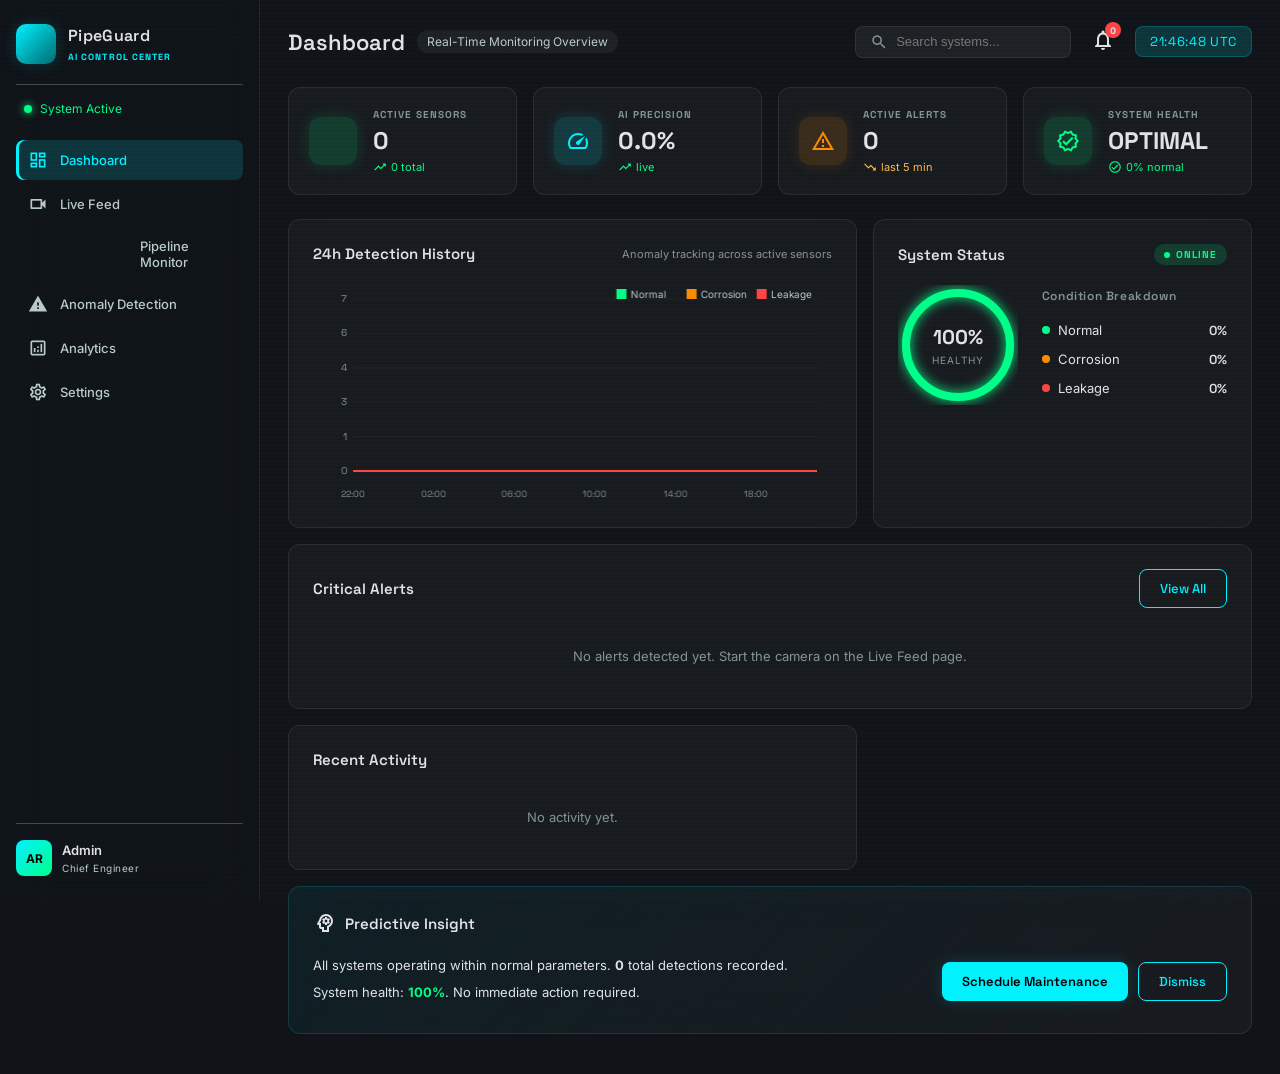
<file: frontend/index.html>
<!DOCTYPE html>
<html lang="en">
<head>
    <meta charset="UTF-8">
    <meta name="viewport" content="width=device-width, initial-scale=1.0">
    <meta name="description" content="PipeGuard AI Control Center - Real-time smart pipe monitoring system with AI-powered corrosion and leakage detection.">
    <title>PipeGuard AI Control Center</title>
    <link rel="preconnect" href="https://fonts.googleapis.com">
    <link rel="preconnect" href="https://fonts.gstatic.com" crossorigin>
    <link href="https://fonts.googleapis.com/css2?family=Space+Grotesk:wght@400;500;600;700&family=Inter:wght@300;400;500;600&display=swap" rel="stylesheet">
    <link href="https://fonts.googleapis.com/icon?family=Material+Icons+Outlined" rel="stylesheet">
    <link rel="stylesheet" href="styles.css">
</head>
<body>
    <!-- Scanline Overlay -->
    <div class="scanline-overlay"></div>

    <!-- Sidebar -->
    <nav class="sidebar" id="sidebar">
        <div class="sidebar-brand">
            <div class="brand-icon">
                <span class="material-icons-outlined">shield</span>
            </div>
            <div class="brand-text">
                <h2>PipeGuard</h2>
                <span class="brand-tag">AI CONTROL CENTER</span>
            </div>
        </div>

        <div class="sidebar-status">
            <span class="status-dot"></span>
            <span>System Active</span>
        </div>

        <ul class="nav-menu">
            <li class="nav-item active">
                <a href="index.html">
                    <span class="material-icons-outlined">dashboard</span>
                    <span>Dashboard</span>
                </a>
            </li>
            <li class="nav-item">
                <a href="live-feed.html">
                    <span class="material-icons-outlined">videocam</span>
                    <span>Live Feed</span>
                </a>
            </li>
            <li class="nav-item">
                <a href="pipeline-monitor.html">
                    <span class="material-icons-outlined">route</span>
                    <span>Pipeline Monitor</span>
                </a>
            </li>
            <li class="nav-item">
                <a href="anomaly-detection.html">
                    <span class="material-icons-outlined">warning</span>
                    <span>Anomaly Detection</span>
                </a>
            </li>
            <li class="nav-item">
                <a href="analytics.html">
                    <span class="material-icons-outlined">analytics</span>
                    <span>Analytics</span>
                </a>
            </li>
            <li class="nav-item">
                <a href="settings.html">
                    <span class="material-icons-outlined">settings</span>
                    <span>Settings</span>
                </a>
            </li>
        </ul>

        <div class="sidebar-footer">
            <div class="user-card">
                <div class="user-avatar">AR</div>
                <div class="user-info">
                    <span class="user-name">Admin</span>
                    <span class="user-role">Chief Engineer</span>
                </div>
            </div>
        </div>
    </nav>

    <!-- Main Content -->
    <main class="main-content">
        <!-- Top Bar -->
        <header class="top-bar">
            <div class="top-bar-left">
                <button class="menu-toggle" id="menuToggle">
                    <span class="material-icons-outlined">menu</span>
                </button>
                <h1 class="page-title">Dashboard</h1>
                <span class="page-subtitle">Real-Time Monitoring Overview</span>
            </div>
            <div class="top-bar-right">
                <div class="search-box">
                    <span class="material-icons-outlined">search</span>
                    <input type="text" placeholder="Search systems..." id="searchInput">
                </div>
                <button class="icon-btn notification-btn" id="notifBtn">
                    <span class="material-icons-outlined">notifications</span>
                    <span class="notif-badge">0</span>
                </button>
                <div class="live-clock" id="liveClock"></div>
            </div>
        </header>

        <!-- Metrics Row -->
        <section class="metrics-grid" id="metricsSection">
            <div class="metric-card">
                <div class="metric-icon green-glow">
                    <span class="material-icons-outlined">sensors</span>
                </div>
                <div class="metric-info">
                    <span class="metric-label">ACTIVE SENSORS</span>
                    <span class="metric-value" id="activeSensors">0</span>
                    <span class="metric-trend positive" id="sensorsTrend">
                        <span class="material-icons-outlined">trending_up</span>
                        awaiting data
                    </span>
                </div>
            </div>
            <div class="metric-card">
                <div class="metric-icon cyan-glow">
                    <span class="material-icons-outlined">speed</span>
                </div>
                <div class="metric-info">
                    <span class="metric-label">AI PRECISION</span>
                    <span class="metric-value" id="aiPrecision">--</span>
                    <span class="metric-trend positive" id="precisionTrend">
                        <span class="material-icons-outlined">trending_up</span>
                        live
                    </span>
                </div>
            </div>
            <div class="metric-card">
                <div class="metric-icon orange-glow">
                    <span class="material-icons-outlined">warning_amber</span>
                </div>
                <div class="metric-info">
                    <span class="metric-label">ACTIVE ALERTS</span>
                    <span class="metric-value" id="activeAlerts">0</span>
                    <span class="metric-trend negative" id="alertsTrend">
                        <span class="material-icons-outlined">trending_down</span>
                        last 5 min
                    </span>
                </div>
            </div>
            <div class="metric-card">
                <div class="metric-icon green-glow">
                    <span class="material-icons-outlined">verified</span>
                </div>
                <div class="metric-info">
                    <span class="metric-label">SYSTEM HEALTH</span>
                    <span class="metric-value" id="systemHealth">OPTIMAL</span>
                    <span class="metric-trend positive" id="healthTrend">
                        <span class="material-icons-outlined">check_circle</span>
                        awaiting data
                    </span>
                </div>
            </div>
        </section>

        <!-- Main Grid -->
        <section class="dashboard-grid">
            <!-- Detection History Chart -->
            <div class="glass-card chart-card">
                <div class="card-header">
                    <h3>24h Detection History</h3>
                    <span class="card-subtitle">Anomaly tracking across active sensors</span>
                </div>
                <div class="chart-container" id="detectionChart">
                    <canvas id="historyCanvas"></canvas>
                </div>
            </div>

            <!-- System Status -->
            <div class="glass-card status-card-main">
                <div class="card-header">
                    <h3>System Status</h3>
                    <span class="status-badge online">
                        <span class="pulse-dot"></span>
                        ONLINE
                    </span>
                </div>
                <div class="status-content">
                    <div class="status-ring-container">
                        <svg class="status-ring" viewBox="0 0 120 120">
                            <circle cx="60" cy="60" r="52" class="ring-bg"/>
                            <circle cx="60" cy="60" r="52" class="ring-fill" id="healthRing"/>
                        </svg>
                        <div class="ring-label">
                            <span class="ring-value">--</span>
                            <span class="ring-text">Awaiting</span>
                        </div>
                    </div>
                    <div class="condition-breakdown">
                        <h4>Condition Breakdown</h4>
                        <div class="condition-item">
                            <span class="condition-dot normal"></span>
                            <span>Normal</span>
                            <span class="condition-value">--</span>
                        </div>
                        <div class="condition-item">
                            <span class="condition-dot corrosion"></span>
                            <span>Corrosion</span>
                            <span class="condition-value">--</span>
                        </div>
                        <div class="condition-item">
                            <span class="condition-dot leakage"></span>
                            <span>Leakage</span>
                            <span class="condition-value">--</span>
                        </div>
                    </div>
                </div>
            </div>

            <!-- Critical Alerts -->
            <div class="glass-card alerts-card">
                <div class="card-header">
                    <h3>Critical Alerts</h3>
                    <button class="btn-ghost" id="viewAllAlerts">View All</button>
                </div>
                <div class="alerts-list" id="alertsList">
                    <div class="alert-item critical">
                        <div class="alert-icon">
                            <span class="material-icons-outlined">error</span>
                        </div>
                        <div class="alert-content">
                            <h4>Pressure Drop: P-102</h4>
                            <p>Sector 7G-South. Possible structural fatigue detected.</p>
                            <span class="alert-time">2 min ago</span>
                        </div>
                        <span class="alert-severity critical">CRITICAL</span>
                    </div>
                    <div class="alert-item warning">
                        <div class="alert-icon">
                            <span class="material-icons-outlined">vibration</span>
                        </div>
                        <div class="alert-content">
                            <h4>Vibration Alert: Pump T-01</h4>
                            <p>RPM variance exceeds safety threshold by 5.2%.</p>
                            <span class="alert-time">14 min ago</span>
                        </div>
                        <span class="alert-severity warning">WARNING</span>
                    </div>
                    <div class="alert-item warning">
                        <div class="alert-icon">
                            <span class="material-icons-outlined">build</span>
                        </div>
                        <div class="alert-content">
                            <h4>Corrosion Warning: S-004</h4>
                            <p>Sonic sensor indicates wall thickness reduction.</p>
                            <span class="alert-time">38 min ago</span>
                        </div>
                        <span class="alert-severity warning">WARNING</span>
                    </div>
                </div>
            </div>

            <!-- Recent Activity -->
            <div class="glass-card activity-card">
                <div class="card-header">
                    <h3>Recent Activity</h3>
                </div>
                <div class="activity-timeline">
                    <div class="timeline-item">
                        <div class="timeline-dot success"></div>
                        <div class="timeline-content">
                            <h4>Routine Scan Complete</h4>
                            <p>Sector 4A scanned, no cracks found.</p>
                            <span class="timeline-time">5 min ago</span>
                        </div>
                    </div>
                    <div class="timeline-item">
                        <div class="timeline-dot info"></div>
                        <div class="timeline-content">
                            <h4>AI Model Updated</h4>
                            <p>Enhanced leak detection for PVC pipes.</p>
                            <span class="timeline-time">22 min ago</span>
                        </div>
                    </div>
                    <div class="timeline-item">
                        <div class="timeline-dot warning"></div>
                        <div class="timeline-content">
                            <h4>Maintenance Scheduled</h4>
                            <p>Technician dispatched to Sector 9.</p>
                            <span class="timeline-time">1h ago</span>
                        </div>
                    </div>
                    <div class="timeline-item">
                        <div class="timeline-dot success"></div>
                        <div class="timeline-content">
                            <h4>Global Sensor Sync</h4>
                            <p>Handshake protocol updated for 12,850 units.</p>
                            <span class="timeline-time">2h ago</span>
                        </div>
                    </div>
                </div>
            </div>

            <!-- Predictive Insight -->
            <div class="glass-card insight-card">
                <div class="card-header">
                    <h3>
                        <span class="material-icons-outlined">psychology</span>
                        Predictive Insight
                    </h3>
                </div>
                <div class="insight-content">
                    <div class="insight-message">
                        <p>Optimal window for preventative maintenance at <strong>Segment 4B</strong> is between <strong>02:00-04:00 UTC tomorrow</strong>.</p>
                        <p class="insight-warning">Postponing maintenance increases catastrophic failure risk by <span class="highlight-red">18.5%</span> within 72 hours.</p>
                    </div>
                    <div class="insight-actions">
                        <button class="btn-primary" id="scheduleBtn">Schedule Maintenance</button>
                        <button class="btn-ghost" id="dismissBtn">Dismiss</button>
                    </div>
                </div>
            </div>
        </section>
    </main>

    <script src="pipeguard-state.js"></script>
    <script src="app.js"></script>
</body>
</html>
</file>
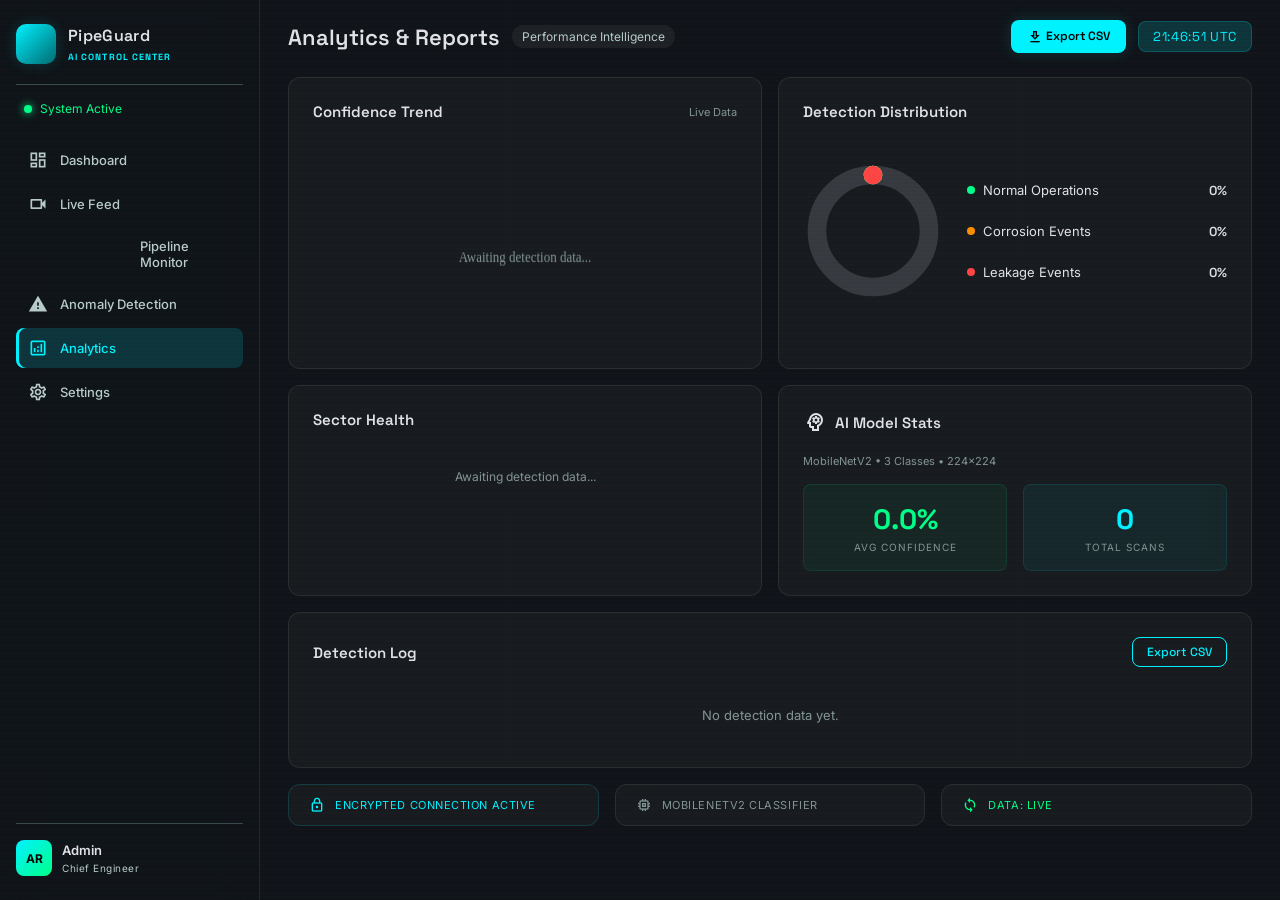
<file: frontend/analytics.html>
<!DOCTYPE html>
<html lang="en">
<head>
    <meta charset="UTF-8"><meta name="viewport" content="width=device-width, initial-scale=1.0">
    <title>Analytics & Reports | PipeGuard AI</title>
    <link rel="preconnect" href="https://fonts.googleapis.com"><link rel="preconnect" href="https://fonts.gstatic.com" crossorigin>
    <link href="https://fonts.googleapis.com/css2?family=Space+Grotesk:wght@400;500;600;700&family=Inter:wght@300;400;500;600&display=swap" rel="stylesheet">
    <link href="https://fonts.googleapis.com/icon?family=Material+Icons+Outlined" rel="stylesheet">
    <link rel="stylesheet" href="styles.css">
</head>
<body>
    <div class="scanline-overlay"></div>
    <nav class="sidebar" id="sidebar">
        <div class="sidebar-brand"><div class="brand-icon"><span class="material-icons-outlined">shield</span></div><div class="brand-text"><h2>PipeGuard</h2><span class="brand-tag">AI CONTROL CENTER</span></div></div>
        <div class="sidebar-status"><span class="status-dot"></span><span>System Active</span></div>
        <ul class="nav-menu">
            <li class="nav-item"><a href="index.html"><span class="material-icons-outlined">dashboard</span><span>Dashboard</span></a></li>
            <li class="nav-item"><a href="live-feed.html"><span class="material-icons-outlined">videocam</span><span>Live Feed</span></a></li>
            <li class="nav-item"><a href="pipeline-monitor.html"><span class="material-icons-outlined">route</span><span>Pipeline Monitor</span></a></li>
            <li class="nav-item"><a href="anomaly-detection.html"><span class="material-icons-outlined">warning</span><span>Anomaly Detection</span></a></li>
            <li class="nav-item active"><a href="analytics.html"><span class="material-icons-outlined">analytics</span><span>Analytics</span></a></li>
            <li class="nav-item"><a href="settings.html"><span class="material-icons-outlined">settings</span><span>Settings</span></a></li>
        </ul>
        <div class="sidebar-footer"><div class="user-card"><div class="user-avatar">AR</div><div class="user-info"><span class="user-name">Admin</span><span class="user-role">Chief Engineer</span></div></div></div>
    </nav>
    <main class="main-content">
        <header class="top-bar">
            <div class="top-bar-left"><button class="menu-toggle" id="menuToggle"><span class="material-icons-outlined">menu</span></button><h1 class="page-title">Analytics & Reports</h1><span class="page-subtitle">Performance Intelligence</span></div>
            <div class="top-bar-right"><button class="btn-primary" style="padding:8px 16px;font-size:12px;" id="exportBtn"><span class="material-icons-outlined" style="font-size:16px;vertical-align:middle;">download</span> Export CSV</button><div class="live-clock" id="liveClock"></div></div>
        </header>
        <section class="analytics-grid">
            <div class="glass-card">
                <div class="card-header"><h3>Confidence Trend</h3><span style="font-size:11px;color:var(--outline);" id="chartPeriod">Live Data</span></div>
                <canvas id="perfChart" style="width:100%;height:200px;"></canvas>
            </div>
            <div class="glass-card">
                <div class="card-header"><h3>Detection Distribution</h3></div>
                <div style="display:flex;align-items:center;gap:24px;padding:20px 0;">
                    <div style="position:relative;width:140px;height:140px;flex-shrink:0;">
                        <svg viewBox="0 0 120 120" style="transform:rotate(-90deg);width:100%;height:100%;" id="donutChart">
                            <circle cx="60" cy="60" r="48" fill="none" stroke="var(--surface-bright)" stroke-width="16"/>
                            <circle cx="60" cy="60" r="48" fill="none" stroke="var(--secondary)" stroke-width="16" id="donutNormal" stroke-dasharray="0 301.6" stroke-linecap="round"/>
                            <circle cx="60" cy="60" r="48" fill="none" stroke="var(--warning)" stroke-width="16" id="donutCorrosion" stroke-dasharray="0 301.6" stroke-linecap="round"/>
                            <circle cx="60" cy="60" r="48" fill="none" stroke="var(--error)" stroke-width="16" id="donutLeakage" stroke-dasharray="0 301.6" stroke-linecap="round"/>
                        </svg>
                    </div>
                    <div style="display:grid;gap:12px;flex:1;">
                        <div class="condition-item"><span class="condition-dot normal"></span><span>Normal Operations</span><span class="condition-value" id="distNormal">--</span></div>
                        <div class="condition-item"><span class="condition-dot corrosion"></span><span>Corrosion Events</span><span class="condition-value" id="distCorrosion">--</span></div>
                        <div class="condition-item"><span class="condition-dot leakage"></span><span>Leakage Events</span><span class="condition-value" id="distLeakage">--</span></div>
                    </div>
                </div>
            </div>
            <div class="glass-card">
                <div class="card-header"><h3>Sector Health</h3></div>
                <div style="display:grid;gap:12px;" id="sectorBars">
                    <div style="text-align:center;padding:20px;color:var(--outline);font-size:12px;">Awaiting detection data...</div>
                </div>
            </div>
            <div class="glass-card">
                <div class="card-header"><h3><span class="material-icons-outlined">psychology</span> AI Model Stats</h3></div>
                <p style="font-size:11px;color:var(--outline);margin-bottom:16px;">MobileNetV2 • 3 Classes • 224×224</p>
                <div style="display:grid;grid-template-columns:1fr 1fr;gap:16px;">
                    <div style="text-align:center;padding:16px;background:rgba(0,255,136,0.05);border-radius:8px;border:1px solid rgba(0,255,136,0.1);"><span style="font-size:28px;font-weight:700;font-family:var(--font-head);color:var(--secondary);display:block;" id="statConfidence">--</span><span style="font-size:10px;color:var(--outline);letter-spacing:0.1em;">AVG CONFIDENCE</span></div>
                    <div style="text-align:center;padding:16px;background:rgba(0,242,255,0.05);border-radius:8px;border:1px solid rgba(0,242,255,0.1);"><span style="font-size:28px;font-weight:700;font-family:var(--font-head);color:var(--primary);display:block;" id="statTotal">--</span><span style="font-size:10px;color:var(--outline);letter-spacing:0.1em;">TOTAL SCANS</span></div>
                </div>
            </div>
            <div class="glass-card full-width">
                <div class="card-header"><h3>Detection Log</h3><button class="btn-ghost" style="padding:6px 14px;font-size:12px;" id="exportLogBtn">Export CSV</button></div>
                <div style="display:grid;gap:8px;" id="reportsList">
                    <div style="text-align:center;padding:20px;color:var(--outline);font-size:13px;">No detection data yet.</div>
                </div>
            </div>
        </section>
        <div style="display:flex;gap:16px;margin-top:16px;">
            <div class="glass-card" style="flex:1;padding:12px 20px;display:flex;align-items:center;gap:10px;border-color:rgba(0,242,255,0.15);">
                <span class="material-icons-outlined" style="color:var(--primary);font-size:16px;">lock</span><span style="font-size:11px;color:var(--primary);letter-spacing:0.05em;">ENCRYPTED CONNECTION ACTIVE</span>
            </div>
            <div class="glass-card" style="flex:1;padding:12px 20px;display:flex;align-items:center;gap:10px;">
                <span class="material-icons-outlined" style="color:var(--outline);font-size:16px;">memory</span><span style="font-size:11px;color:var(--outline);letter-spacing:0.05em;" id="engineVersion">MOBILENETV2 CLASSIFIER</span>
            </div>
            <div class="glass-card" style="flex:1;padding:12px 20px;display:flex;align-items:center;gap:10px;">
                <span class="material-icons-outlined" style="color:var(--secondary);font-size:16px;">sync</span><span style="font-size:11px;color:var(--secondary);letter-spacing:0.05em;" id="syncStatus">DATA: LIVE</span>
            </div>
        </div>
    </main>
    <script src="pipeguard-state.js"></script>
    <script src="app.js"></script>
    <script>
        // ── Export CSV ──────────────────────────────────────────────
        document.getElementById('exportBtn').addEventListener('click', () => PipeGuard.exportCSV());
        document.getElementById('exportLogBtn').addEventListener('click', () => PipeGuard.exportCSV());

        // ── Confidence Trend Chart ─────────────────────────────────
        function drawPerfChart() {
            const canvas = document.getElementById('perfChart');
            if (!canvas) return;
            const ctx = canvas.getContext('2d');
            const dpr = window.devicePixelRatio || 1;
            const rect = canvas.getBoundingClientRect();
            canvas.width = rect.width * dpr; canvas.height = 200 * dpr;
            ctx.scale(dpr, dpr);
            const w = rect.width, h = 200, pad = 30;

            // Get real data: rolling confidence from last 20 events
            const events = PipeGuard.getEvents().slice(-30);
            const data = events.map(e => e.confidence * 100);

            if (data.length < 2) {
                ctx.fillStyle = '#849495'; ctx.font = '13px Inter'; ctx.textAlign = 'center';
                ctx.fillText('Awaiting detection data...', w / 2, h / 2);
                return;
            }

            const max = 100;
            ctx.strokeStyle = 'rgba(132,148,149,0.1)'; ctx.lineWidth = 0.5;
            for (let i = 0; i <= 4; i++) {
                const y = pad + ((h - pad * 2) / 4) * i;
                ctx.beginPath(); ctx.moveTo(pad, y); ctx.lineTo(w - 10, y); ctx.stroke();
                ctx.fillStyle = '#849495'; ctx.font = '10px Space Grotesk'; ctx.textAlign = 'right';
                ctx.fillText(Math.round(100 - (100 / 4) * i) + '%', pad - 4, y + 3);
            }

            ctx.beginPath();
            data.forEach((v, i) => {
                const x = pad + ((w - pad - 10) / (data.length - 1)) * i;
                const y = pad + (h - pad * 2) - (v / max) * (h - pad * 2);
                i === 0 ? ctx.moveTo(x, y) : ctx.lineTo(x, y);
            });
            ctx.strokeStyle = '#00f2ff'; ctx.lineWidth = 2.5; ctx.stroke();
            ctx.lineTo(pad + (w - pad - 10), h - pad); ctx.lineTo(pad, h - pad); ctx.closePath();
            ctx.fillStyle = 'rgba(0,242,255,0.08)'; ctx.fill();

            // Draw dots on points
            data.forEach((v, i) => {
                const x = pad + ((w - pad - 10) / (data.length - 1)) * i;
                const y = pad + (h - pad * 2) - (v / max) * (h - pad * 2);
                ctx.beginPath(); ctx.arc(x, y, 3, 0, Math.PI * 2);
                ctx.fillStyle = '#00f2ff'; ctx.fill();
            });
        }

        // ── Update Analytics ───────────────────────────────────────
        function updateAnalytics() {
            const stats = PipeGuard.getStats();
            const circ = 2 * Math.PI * 48; // donut circumference

            // Distribution donut
            const normalArc = (parseFloat(stats.normalPct) / 100) * circ;
            const corrosionArc = (parseFloat(stats.corrosionPct) / 100) * circ;
            const leakageArc = (parseFloat(stats.leakagePct) / 100) * circ;

            document.getElementById('donutNormal').setAttribute('stroke-dasharray', `${normalArc} ${circ - normalArc}`);
            document.getElementById('donutCorrosion').setAttribute('stroke-dasharray', `${corrosionArc} ${circ - corrosionArc}`);
            document.getElementById('donutCorrosion').setAttribute('stroke-dashoffset', `-${normalArc}`);
            document.getElementById('donutLeakage').setAttribute('stroke-dasharray', `${leakageArc} ${circ - leakageArc}`);
            document.getElementById('donutLeakage').setAttribute('stroke-dashoffset', `-${normalArc + corrosionArc}`);

            document.getElementById('distNormal').textContent = stats.normalPct + '%';
            document.getElementById('distCorrosion').textContent = stats.corrosionPct + '%';
            document.getElementById('distLeakage').textContent = stats.leakagePct + '%';

            // AI stats
            document.getElementById('statConfidence').textContent = (stats.avgConfidence * 100).toFixed(1) + '%';
            document.getElementById('statTotal').textContent = stats.total.toLocaleString();

            // Sector health — distribute events across simulated sectors
            const sectors = ['Sector A', 'Sector B', 'Sector C', 'Sector D'];
            const events = PipeGuard.getEvents();
            const sectorData = sectors.map((name, idx) => {
                const sectorEvents = events.filter((_, i) => i % sectors.length === idx);
                const total = sectorEvents.length;
                const normalCount = sectorEvents.filter(e => e.label === 'NORMAL').length;
                const health = total > 0 ? ((normalCount / total) * 100).toFixed(1) : 100;
                return { name, health };
            });

            const sectorBars = document.getElementById('sectorBars');
            if (events.length === 0) {
                sectorBars.innerHTML = '<div style="text-align:center;padding:20px;color:var(--outline);font-size:12px;">Awaiting detection data...</div>';
            } else {
                sectorBars.innerHTML = sectorData.map(s => {
                    const h = parseFloat(s.health);
                    const color = h > 90 ? 'var(--secondary)' : h > 70 ? 'var(--warning)' : 'var(--error)';
                    const grad = h > 90 ? 'linear-gradient(90deg,var(--primary),var(--secondary))' : h > 70 ? 'linear-gradient(90deg,var(--warning),var(--tertiary))' : 'linear-gradient(90deg,var(--error),var(--warning))';
                    return `<div>
                        <div style="display:flex;justify-content:space-between;font-size:12px;margin-bottom:4px;"><span>${s.name}</span><span style="color:${color};">${s.health}%</span></div>
                        <div style="height:8px;background:var(--surface-bright);border-radius:4px;"><div style="height:100%;width:${s.health}%;background:${grad};border-radius:4px;transition:width 0.5s;"></div></div>
                    </div>`;
                }).join('');
            }

            // Reports — show last 10 events as report entries
            const reportsList = document.getElementById('reportsList');
            const recent = stats.recentEvents.slice(0, 10);
            if (recent.length === 0) {
                reportsList.innerHTML = '<div style="text-align:center;padding:20px;color:var(--outline);font-size:13px;">No detection data yet.</div>';
            } else {
                reportsList.innerHTML = recent.map(e => {
                    const t = new Date(e.timestamp);
                    const dateStr = t.toLocaleDateString('en-US', { month: 'short', day: 'numeric', year: 'numeric' });
                    const timeStr = t.toLocaleTimeString('en-US', { hour: '2-digit', minute: '2-digit', second: '2-digit' });
                    const color = e.label === 'NORMAL' ? 'var(--secondary)' : e.label === 'CORROSION' ? 'var(--warning)' : 'var(--error)';
                    return `<div class="report-item">
                        <div><strong style="color:${color}">${e.label}</strong> — ${(e.confidence * 100).toFixed(1)}% confidence
                        <span class="report-meta" style="display:block;">${dateStr} ${timeStr}</span></div>
                    </div>`;
                }).join('');
            }

            // Redraw chart
            drawPerfChart();
        }

        // Init
        updateAnalytics();
        setInterval(updateAnalytics, 5000);
    </script>
</body>
</html>
</file>
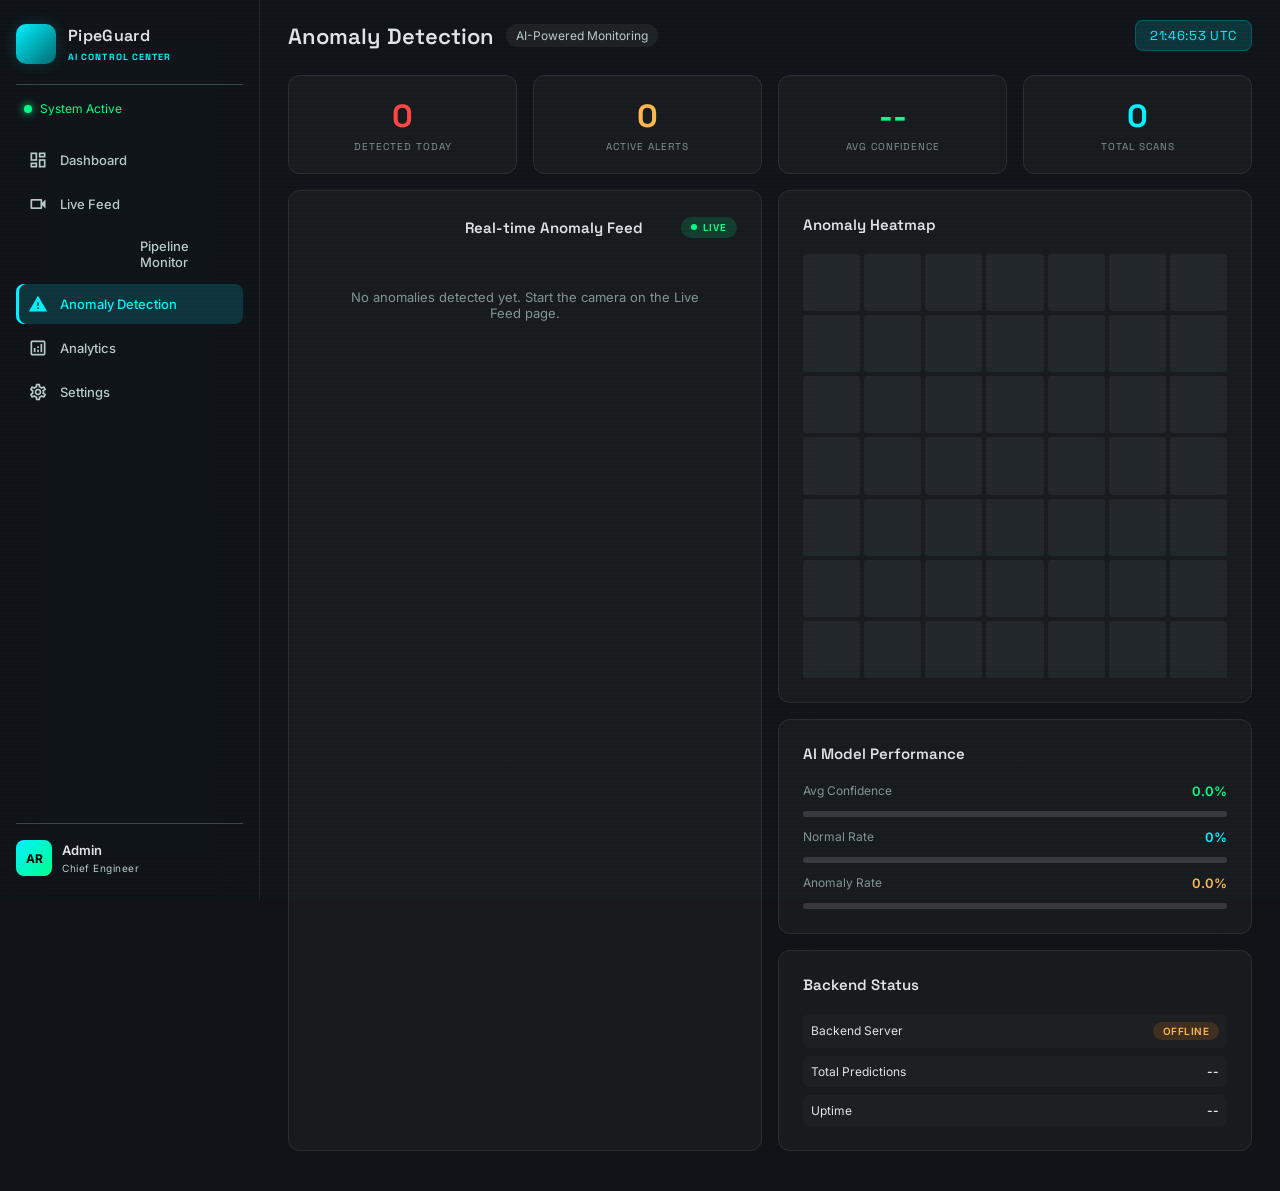
<file: frontend/anomaly-detection.html>
<!DOCTYPE html>
<html lang="en">
<head>
    <meta charset="UTF-8"><meta name="viewport" content="width=device-width, initial-scale=1.0">
    <title>Anomaly Detection | PipeGuard AI</title>
    <link rel="preconnect" href="https://fonts.googleapis.com"><link rel="preconnect" href="https://fonts.gstatic.com" crossorigin>
    <link href="https://fonts.googleapis.com/css2?family=Space+Grotesk:wght@400;500;600;700&family=Inter:wght@300;400;500;600&display=swap" rel="stylesheet">
    <link href="https://fonts.googleapis.com/icon?family=Material+Icons+Outlined" rel="stylesheet">
    <link rel="stylesheet" href="styles.css">
</head>
<body>
    <div class="scanline-overlay"></div>
    <nav class="sidebar" id="sidebar">
        <div class="sidebar-brand"><div class="brand-icon"><span class="material-icons-outlined">shield</span></div><div class="brand-text"><h2>PipeGuard</h2><span class="brand-tag">AI CONTROL CENTER</span></div></div>
        <div class="sidebar-status"><span class="status-dot"></span><span>System Active</span></div>
        <ul class="nav-menu">
            <li class="nav-item"><a href="index.html"><span class="material-icons-outlined">dashboard</span><span>Dashboard</span></a></li>
            <li class="nav-item"><a href="live-feed.html"><span class="material-icons-outlined">videocam</span><span>Live Feed</span></a></li>
            <li class="nav-item"><a href="pipeline-monitor.html"><span class="material-icons-outlined">route</span><span>Pipeline Monitor</span></a></li>
            <li class="nav-item active"><a href="anomaly-detection.html"><span class="material-icons-outlined">warning</span><span>Anomaly Detection</span></a></li>
            <li class="nav-item"><a href="analytics.html"><span class="material-icons-outlined">analytics</span><span>Analytics</span></a></li>
            <li class="nav-item"><a href="settings.html"><span class="material-icons-outlined">settings</span><span>Settings</span></a></li>
        </ul>
        <div class="sidebar-footer"><div class="user-card"><div class="user-avatar">AR</div><div class="user-info"><span class="user-name">Admin</span><span class="user-role">Chief Engineer</span></div></div></div>
    </nav>
    <main class="main-content">
        <header class="top-bar">
            <div class="top-bar-left"><button class="menu-toggle" id="menuToggle"><span class="material-icons-outlined">menu</span></button><h1 class="page-title">Anomaly Detection</h1><span class="page-subtitle">AI-Powered Monitoring</span></div>
            <div class="top-bar-right"><div class="live-clock" id="liveClock"></div></div>
        </header>
        <section class="anomaly-metrics">
            <div class="glass-card pipeline-stat"><span class="stat-value" id="detectedToday" style="color:var(--error);">0</span><span class="stat-label">DETECTED TODAY</span></div>
            <div class="glass-card pipeline-stat"><span class="stat-value" id="activeAlertsAnomaly" style="color:var(--warning);">0</span><span class="stat-label">ACTIVE ALERTS</span></div>
            <div class="glass-card pipeline-stat"><span class="stat-value" id="avgConfAnomaly" style="color:var(--secondary);">--</span><span class="stat-label">AVG CONFIDENCE</span></div>
            <div class="glass-card pipeline-stat"><span class="stat-value" id="totalScans" style="color:var(--primary);">0</span><span class="stat-label">TOTAL SCANS</span></div>
        </section>
        <section class="anomaly-grid">
            <div class="glass-card">
                <div class="card-header"><h3><span class="material-icons-outlined">stream</span> Real-time Anomaly Feed</h3><span class="status-badge online"><span class="pulse-dot"></span>LIVE</span></div>
                <div class="anomaly-feed" id="anomalyFeed">
                    <div style="text-align:center;padding:30px;color:var(--outline);font-size:13px;">No anomalies detected yet. Start the camera on the Live Feed page.</div>
                </div>
            </div>
            <div style="display:flex;flex-direction:column;gap:16px;">
                <div class="glass-card">
                    <div class="card-header"><h3>Anomaly Heatmap</h3></div>
                    <div style="display:grid;grid-template-columns:repeat(7,1fr);gap:4px;" id="heatmapGrid"></div>
                </div>
                <div class="glass-card">
                    <div class="card-header"><h3>AI Model Performance</h3></div>
                    <div style="display:grid;gap:12px;">
                        <div style="display:flex;justify-content:space-between;"><span style="font-size:12px;color:var(--outline);">Avg Confidence</span><span style="font-size:13px;font-weight:600;color:var(--secondary);" id="modelAccuracy">--</span></div>
                        <div style="height:6px;background:var(--surface-bright);border-radius:3px;"><div style="height:100%;width:0%;background:var(--secondary);border-radius:3px;transition:width 0.5s;" id="accuracyBar"></div></div>
                        <div style="display:flex;justify-content:space-between;"><span style="font-size:12px;color:var(--outline);">Normal Rate</span><span style="font-size:13px;font-weight:600;color:var(--primary);" id="modelPrecision">--</span></div>
                        <div style="height:6px;background:var(--surface-bright);border-radius:3px;"><div style="height:100%;width:0%;background:var(--primary);border-radius:3px;transition:width 0.5s;" id="precisionBar"></div></div>
                        <div style="display:flex;justify-content:space-between;"><span style="font-size:12px;color:var(--outline);">Anomaly Rate</span><span style="font-size:13px;font-weight:600;color:var(--warning);" id="modelRecall">--</span></div>
                        <div style="height:6px;background:var(--surface-bright);border-radius:3px;"><div style="height:100%;width:0%;background:var(--warning);border-radius:3px;transition:width 0.5s;" id="recallBar"></div></div>
                    </div>
                </div>
                <div class="glass-card">
                    <div class="card-header"><h3>Backend Status</h3></div>
                    <div style="display:grid;gap:8px;" id="predictionQueue">
                        <div style="display:flex;justify-content:space-between;align-items:center;padding:8px;background:rgba(255,255,255,0.02);border-radius:6px;"><span style="font-size:12px;">Backend Server</span><span class="status-pill" id="backendPill" style="background:var(--tertiary-dim);color:var(--warning);">CHECKING</span></div>
                        <div style="display:flex;justify-content:space-between;align-items:center;padding:8px;background:rgba(255,255,255,0.02);border-radius:6px;"><span style="font-size:12px;">Total Predictions</span><span style="font-size:12px;font-weight:600;" id="totalPredServer">--</span></div>
                        <div style="display:flex;justify-content:space-between;align-items:center;padding:8px;background:rgba(255,255,255,0.02);border-radius:6px;"><span style="font-size:12px;">Uptime</span><span style="font-size:12px;font-weight:600;" id="uptimeServer">--</span></div>
                    </div>
                </div>
            </div>
        </section>
    </main>
    <script src="pipeguard-state.js"></script>
    <script src="app.js"></script>
    <script>
        function updateAnomalyPage() {
            const stats = PipeGuard.getStats();

            // Top metric cards
            document.getElementById('detectedToday').textContent = stats.todayDetections;
            document.getElementById('activeAlertsAnomaly').textContent = stats.activeAlerts;
            document.getElementById('avgConfAnomaly').textContent = stats.total > 0 ? (stats.avgConfidence * 100).toFixed(1) + '%' : '--';
            document.getElementById('totalScans').textContent = stats.total;

            // Anomaly feed — show last 10 corrosion/leakage events
            const feed = document.getElementById('anomalyFeed');
            const alerts = PipeGuard.getAlerts(10);
            if (alerts.length === 0) {
                feed.innerHTML = '<div style="text-align:center;padding:30px;color:var(--outline);font-size:13px;">No anomalies detected yet. Start the camera on the Live Feed page.</div>';
            } else {
                feed.innerHTML = alerts.map(a => {
                    const cls = a.label === 'LEAKAGE' ? 'critical' : 'warning';
                    const icon = a.label === 'LEAKAGE' ? 'error' : 'build';
                    const iconColor = a.label === 'LEAKAGE' ? 'var(--error)' : 'var(--warning)';
                    return `<div class="anomaly-item ${cls}">
                        <div><span class="material-icons-outlined" style="color:${iconColor};">${icon}</span></div>
                        <div>
                            <h4>${a.label === 'LEAKAGE' ? 'Leakage Detected' : 'Corrosion Warning'}</h4>
                            <p>Confidence: ${(a.confidence * 100).toFixed(1)}% | Scores: C:${((a.scores?.CORROSION || 0) * 100).toFixed(0)}% L:${((a.scores?.LEAKAGE || 0) * 100).toFixed(0)}% N:${((a.scores?.NORMAL || 0) * 100).toFixed(0)}%</p>
                            <span style="font-size:10px;color:var(--outline);">${PipeGuard.timeAgo(a.timestamp)}</span>
                        </div>
                    </div>`;
                }).join('');
            }

            // AI Model Performance (from live stats)
            const avgConf = stats.total > 0 ? parseFloat(stats.avgConfidence) : 0;
            document.getElementById('modelAccuracy').textContent = (avgConf * 100).toFixed(1) + '%';
            document.getElementById('accuracyBar').style.width = (avgConf * 100) + '%';

            const normalRate = parseFloat(stats.normalPct) || 0;
            document.getElementById('modelPrecision').textContent = normalRate + '%';
            document.getElementById('precisionBar').style.width = normalRate + '%';

            const anomalyRate = (parseFloat(stats.corrosionPct) || 0) + (parseFloat(stats.leakagePct) || 0);
            document.getElementById('modelRecall').textContent = anomalyRate.toFixed(1) + '%';
            document.getElementById('recallBar').style.width = Math.min(anomalyRate, 100) + '%';
        }

        // Heatmap — data-driven
        function buildHeatmap() {
            const grid = document.getElementById('heatmapGrid');
            if (!grid) return;
            grid.innerHTML = '';
            const histogram = PipeGuard.getHourlyHistogram();
            // 49 cells = 7x7; map to hour buckets
            for (let i = 0; i < 49; i++) {
                const cell = document.createElement('div');
                const hourIdx = i % 24;
                const h = histogram[hourIdx] || { normal: 0, corrosion: 0, leakage: 0 };
                const total = h.normal + h.corrosion + h.leakage;
                let color;
                if (total === 0) color = 'rgba(132,148,149,0.1)';
                else if (h.leakage > 0) color = `rgba(255,68,68,${Math.min(0.3 + h.leakage * 0.15, 0.8)})`;
                else if (h.corrosion > 0) color = `rgba(255,140,0,${Math.min(0.3 + h.corrosion * 0.1, 0.7)})`;
                else color = `rgba(0,255,136,${Math.min(0.2 + h.normal * 0.05, 0.6)})`;
                cell.style.cssText = `aspect-ratio:1;border-radius:3px;background:${color};transition:transform 0.2s;cursor:pointer;`;
                cell.addEventListener('mouseenter', () => cell.style.transform = 'scale(1.2)');
                cell.addEventListener('mouseleave', () => cell.style.transform = 'scale(1)');
                grid.appendChild(cell);
            }
        }

        // Backend status check
        async function checkBackendStatus() {
            const health = await PipeGuard.checkBackend();
            const pill = document.getElementById('backendPill');
            const totalEl = document.getElementById('totalPredServer');
            const uptimeEl = document.getElementById('uptimeServer');
            if (health) {
                pill.textContent = 'ONLINE';
                pill.className = 'status-pill active';
                totalEl.textContent = health.total_predictions;
                const mins = Math.floor(health.uptime_seconds / 60);
                uptimeEl.textContent = mins > 60 ? Math.floor(mins / 60) + 'h ' + (mins % 60) + 'm' : mins + ' min';
            } else {
                pill.textContent = 'OFFLINE';
                pill.className = 'status-pill offline';
                totalEl.textContent = '--';
                uptimeEl.textContent = '--';
            }
        }

        // Init
        updateAnomalyPage();
        buildHeatmap();
        checkBackendStatus();
        setInterval(updateAnomalyPage, 3000);
        setInterval(buildHeatmap, 10000);
        setInterval(checkBackendStatus, 10000);
    </script>
</body>
</html>
</file>
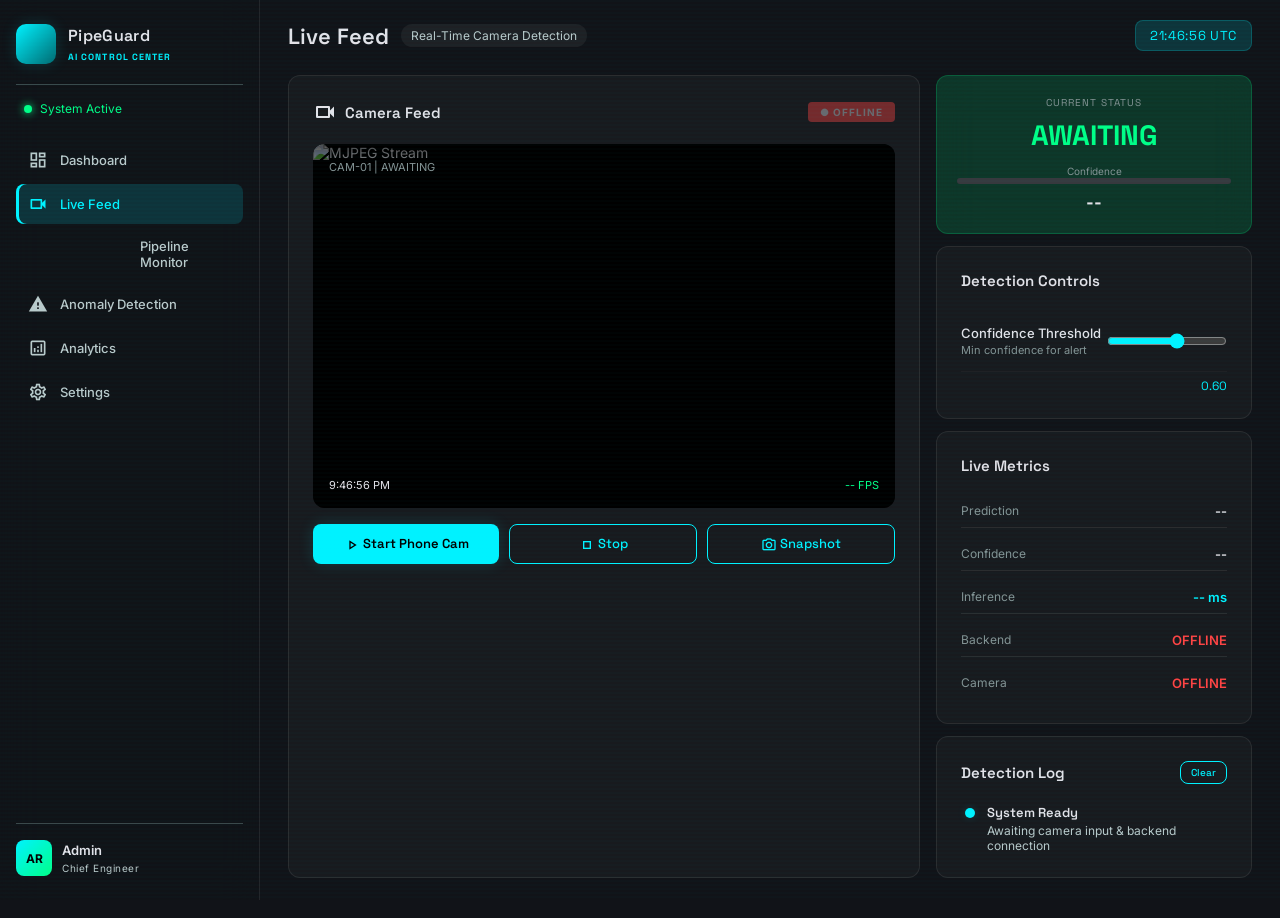
<file: frontend/live-feed.html>
<!-- <!DOCTYPE html>
<html lang="en">
<head>
    <meta charset="UTF-8"><meta name="viewport" content="width=device-width, initial-scale=1.0">
    <meta name="description" content="PipeGuard AI Live Feed - Real-time camera monitoring with AI corrosion and leakage detection.">
    <title>Live Feed | PipeGuard AI</title>
    <link rel="preconnect" href="https://fonts.googleapis.com"><link rel="preconnect" href="https://fonts.gstatic.com" crossorigin>
    <link href="https://fonts.googleapis.com/css2?family=Space+Grotesk:wght@400;500;600;700&family=Inter:wght@300;400;500;600&display=swap" rel="stylesheet">
    <link href="https://fonts.googleapis.com/icon?family=Material+Icons+Outlined" rel="stylesheet">
    <link rel="stylesheet" href="styles.css">
</head>
<body>
    <div class="scanline-overlay"></div>
    <nav class="sidebar" id="sidebar">
        <div class="sidebar-brand"><div class="brand-icon"><span class="material-icons-outlined">shield</span></div><div class="brand-text"><h2>PipeGuard</h2><span class="brand-tag">AI CONTROL CENTER</span></div></div>
        <div class="sidebar-status"><span class="status-dot"></span><span>System Active</span></div>
        <ul class="nav-menu">
            <li class="nav-item"><a href="index.html"><span class="material-icons-outlined">dashboard</span><span>Dashboard</span></a></li>
            <li class="nav-item active"><a href="live-feed.html"><span class="material-icons-outlined">videocam</span><span>Live Feed</span></a></li>
            <li class="nav-item"><a href="pipeline-monitor.html"><span class="material-icons-outlined">route</span><span>Pipeline Monitor</span></a></li>
            <li class="nav-item"><a href="anomaly-detection.html"><span class="material-icons-outlined">warning</span><span>Anomaly Detection</span></a></li>
            <li class="nav-item"><a href="analytics.html"><span class="material-icons-outlined">analytics</span><span>Analytics</span></a></li>
            <li class="nav-item"><a href="settings.html"><span class="material-icons-outlined">settings</span><span>Settings</span></a></li>
        </ul>
        <div class="sidebar-footer"><div class="user-card"><div class="user-avatar">AR</div><div class="user-info"><span class="user-name">Admin</span><span class="user-role">Chief Engineer</span></div></div></div>
    </nav>
    <main class="main-content">
        <header class="top-bar">
            <div class="top-bar-left"><button class="menu-toggle" id="menuToggle"><span class="material-icons-outlined">menu</span></button><h1 class="page-title">Live Feed</h1><span class="page-subtitle">Real-Time Camera Detection</span></div>
            <div class="top-bar-right"><div class="live-clock" id="liveClock"></div></div>
        </header>
        <section class="feed-grid">
            <div class="glass-card">
                <div class="card-header"><h3><span class="material-icons-outlined">videocam</span> Camera Feed</h3><span class="live-badge" id="liveBadge" style="opacity:0.4">● OFFLINE</span></div>
                <div class="video-container" id="videoContainer">
                    <video id="cameraFeed" autoplay playsinline muted></video>
                    <canvas id="captureCanvas" style="display:none;"></canvas>
                    <canvas id="overlayCanvas" style="position:absolute;top:0;left:0;width:100%;height:100%;z-index:1;"></canvas>
                    <div class="video-overlay"><span style="font-size:11px;color:var(--outline)" id="cameraLabel">CAM-01 | AWAITING</span></div>
                    <div class="video-overlay-bottom">
                        <span style="font-size:11px;color:var(--on-surface);" id="feedTimestamp"></span>
                        <span style="font-size:11px;color:var(--secondary);" id="feedFPS">-- FPS</span>
                    </div>
                </div>
                <div class="controls-row" style="margin-top:16px;">
                    <button class="btn-primary" id="startCamBtn"><span class="material-icons-outlined" style="font-size:16px;vertical-align:middle;">play_arrow</span> Start Camera</button>
                    <button class="btn-ghost" id="stopCamBtn"><span class="material-icons-outlined" style="font-size:16px;vertical-align:middle;">stop</span> Stop</button>
                    <button class="btn-ghost" id="screenshotBtn"><span class="material-icons-outlined" style="font-size:16px;vertical-align:middle;">photo_camera</span> Snapshot</button>
                </div>
            </div>
            <div class="detection-panel">
                <div class="glass-card detection-result normal" id="detectionResult">
                    <span class="detection-label">CURRENT STATUS</span>
                    <span class="detection-status" id="detectionStatus">AWAITING</span>
                    <div class="confidence-bar-container">
                        <span style="font-size:10px;color:var(--outline);">Confidence</span>
                        <div class="confidence-bar"><div class="confidence-fill high" id="confidenceFill" style="width:0%"></div></div>
                        <span style="font-size:18px;font-weight:700;font-family:var(--font-head);display:block;margin-top:6px;" id="confidenceValue">--</span>
                    </div>
                </div>
                <div class="glass-card">
                    <div class="card-header"><h3>Detection Controls</h3></div>
                    <div class="setting-row"><div><span class="setting-label">Confidence Threshold</span><span class="setting-desc" style="display:block">Min confidence for alert</span></div>
                        <input type="range" min="0" max="100" value="60" id="confidenceSlider" style="accent-color:var(--primary);width:120px;">
                    </div>
                    <div style="text-align:right;margin-top:4px;"><span style="font-size:12px;font-family:var(--font-head);color:var(--primary);" id="thresholdVal">0.60</span></div>
                </div>
                <div class="glass-card">
                    <div class="card-header"><h3>Live Metrics</h3></div>
                    <div style="display:grid;gap:10px;">
                        <div style="display:flex;justify-content:space-between;padding:8px 0;border-bottom:1px solid var(--glass-border);">
                            <span style="font-size:12px;color:var(--outline);">Prediction</span><span style="font-size:13px;font-weight:600;" id="metricPrediction">--</span></div>
                        <div style="display:flex;justify-content:space-between;padding:8px 0;border-bottom:1px solid var(--glass-border);">
                            <span style="font-size:12px;color:var(--outline);">Confidence</span><span style="font-size:13px;font-weight:600;" id="metricConfidence">--</span></div>
                        <div style="display:flex;justify-content:space-between;padding:8px 0;border-bottom:1px solid var(--glass-border);">
                            <span style="font-size:12px;color:var(--outline);">Inference</span><span style="font-size:13px;font-weight:600;color:var(--primary);" id="metricInference">-- ms</span></div>
                        <div style="display:flex;justify-content:space-between;padding:8px 0;border-bottom:1px solid var(--glass-border);">
                            <span style="font-size:12px;color:var(--outline);">Backend</span><span style="font-size:13px;font-weight:600;" id="metricBackend" style="color:var(--outline);">CHECKING...</span></div>
                        <div style="display:flex;justify-content:space-between;padding:8px 0;">
                            <span style="font-size:12px;color:var(--outline);">Camera</span><span style="font-size:13px;font-weight:600;color:var(--error);" id="metricCamera">OFFLINE</span></div>
                    </div>
                </div>
                <div class="glass-card" id="detectionLog">
                    <div class="card-header"><h3>Detection Log</h3><button class="btn-ghost" style="padding:4px 10px;font-size:10px;" id="clearLogBtn">Clear</button></div>
                    <div class="activity-timeline" id="logTimeline">
                        <div class="timeline-item"><div class="timeline-dot info"></div><div class="timeline-content"><h4>System Ready</h4><p>Awaiting camera input & backend connection</p></div></div>
                    </div>
                </div>
            </div>
        </section>
    </main>
    <script src="pipeguard-state.js"></script>
    <script src="app.js"></script>
    <script>
        // ── DOM References ─────────────────────────────────────────
        const startBtn = document.getElementById('startCamBtn');
        const stopBtn = document.getElementById('stopCamBtn');
        const screenshotBtn = document.getElementById('screenshotBtn');
        const video = document.getElementById('cameraFeed');
        const captureCanvas = document.getElementById('captureCanvas');
        const slider = document.getElementById('confidenceSlider');
        const thresholdVal = document.getElementById('thresholdVal');
        const clearLogBtn = document.getElementById('clearLogBtn');
        let stream = null;
        let inferenceLoop = null;
        let frameCount = 0;
        let lastFpsTime = Date.now();

        slider.addEventListener('input', () => { thresholdVal.textContent = (slider.value / 100).toFixed(2); });

        // ── Check backend on load ──────────────────────────────────
        (async () => {
            const health = await PipeGuard.checkBackend();
            const el = document.getElementById('metricBackend');
            if (health) {
                el.textContent = 'ONLINE';
                el.style.color = 'var(--secondary)';
            } else {
                el.textContent = 'OFFLINE';
                el.style.color = 'var(--error)';
            }
        })();

        // ── Start Camera ───────────────────────────────────────────
        startBtn.addEventListener('click', async () => {
            try {
                stream = await navigator.mediaDevices.getUserMedia({ video: { width: 640, height: 480 } });
                video.srcObject = stream;
                document.getElementById('metricCamera').textContent = 'ONLINE';
                document.getElementById('metricCamera').style.color = 'var(--secondary)';
                document.getElementById('liveBadge').style.opacity = '1';
                document.getElementById('liveBadge').innerHTML = '● LIVE';
                document.getElementById('cameraLabel').textContent = 'CAM-01 | ACTIVE';

                // Wait for video to be ready
                video.onloadedmetadata = () => {
                    captureCanvas.width = 224;
                    captureCanvas.height = 224;
                    startInferenceLoop();
                };
            } catch (e) {
                alert('Camera access denied or unavailable: ' + e.message);
            }
        });

        // ── Stop Camera ────────────────────────────────────────────
        stopBtn.addEventListener('click', () => {
            stopInference();
            if (stream) { stream.getTracks().forEach(t => t.stop()); video.srcObject = null; stream = null; }
            document.getElementById('metricCamera').textContent = 'OFFLINE';
            document.getElementById('metricCamera').style.color = 'var(--error)';
            document.getElementById('liveBadge').style.opacity = '0.4';
            document.getElementById('liveBadge').innerHTML = '● OFFLINE';
            document.getElementById('cameraLabel').textContent = 'CAM-01 | STOPPED';
        });

        // ── Screenshot ─────────────────────────────────────────────
        screenshotBtn.addEventListener('click', () => {
            if (!stream) return;
            const c = document.createElement('canvas');
            c.width = video.videoWidth; c.height = video.videoHeight;
            c.getContext('2d').drawImage(video, 0, 0);
            const link = document.createElement('a');
            link.download = `pipeguard_snapshot_${Date.now()}.png`;
            link.href = c.toDataURL('image/png');
            link.click();
        });

        // ── Clear Log ──────────────────────────────────────────────
        clearLogBtn.addEventListener('click', () => {
            PipeGuard.clearEvents();
            updateLogTimeline();
        });

        // ── Inference Loop — Real AI Predictions ───────────────────
        function startInferenceLoop() {
            if (inferenceLoop) return;
            inferenceLoop = setInterval(async () => {
                if (!stream || video.readyState < 2) return;

                // Capture frame to canvas (224x224 for model input)
                const ctx = captureCanvas.getContext('2d');
                ctx.drawImage(video, 0, 0, 224, 224);
                const base64 = captureCanvas.toDataURL('image/jpeg', 0.7);

                try {
                    const resp = await fetch(PipeGuard.getBackendUrl() + '/predict', {
                        method: 'POST',
                        headers: { 'Content-Type': 'application/json' },
                        body: JSON.stringify({ image: base64 }),
                        signal: AbortSignal.timeout(5000)
                    });

                    if (!resp.ok) throw new Error('Server error ' + resp.status);
                    const data = await resp.json();

                    // Update UI
                    updateDetectionUI(data.label, data.confidence, data.scores, data.inference_ms);

                    // Log event if above threshold
                    const threshold = slider.value / 100;
                    if (data.confidence >= threshold) {
                        PipeGuard.addEvent(data.label, data.confidence, data.scores);
                    }

                    // FPS tracking
                    frameCount++;
                    const now = Date.now();
                    if (now - lastFpsTime >= 1000) {
                        document.getElementById('feedFPS').textContent = frameCount + ' FPS';
                        frameCount = 0;
                        lastFpsTime = now;
                    }

                } catch (err) {
                    document.getElementById('metricBackend').textContent = 'ERROR';
                    document.getElementById('metricBackend').style.color = 'var(--error)';
                    console.warn('[PipeGuard] Inference error:', err.message);
                }
            }, 200); // ~5 FPS
        }

        function stopInference() {
            if (inferenceLoop) { clearInterval(inferenceLoop); inferenceLoop = null; }
        }

        // ── Update Detection UI ────────────────────────────────────
        function updateDetectionUI(label, confidence, scores, inferenceMs) {
            const result = document.getElementById('detectionResult');
            const status = document.getElementById('detectionStatus');
            const fill = document.getElementById('confidenceFill');

            // Status card color
            result.className = 'glass-card detection-result ' + label.toLowerCase();
            status.textContent = label;

            // Confidence bar
            const pct = (confidence * 100);
            fill.style.width = pct + '%';
            fill.className = 'confidence-fill ' + (pct > 85 ? 'high' : pct > 60 ? 'medium' : 'low');

            document.getElementById('confidenceValue').textContent = confidence.toFixed(3);
            document.getElementById('metricPrediction').textContent = label;
            document.getElementById('metricConfidence').textContent = confidence.toFixed(3);
            document.getElementById('metricInference').textContent = inferenceMs.toFixed(0) + ' ms';

            // Backend status
            document.getElementById('metricBackend').textContent = 'ONLINE';
            document.getElementById('metricBackend').style.color = 'var(--secondary)';

            // Update log
            updateLogTimeline();
        }

        // ── Update Detection Log Timeline ──────────────────────────
        function updateLogTimeline() {
            const timeline = document.getElementById('logTimeline');
            const recent = PipeGuard.getStats().recentEvents.slice(0, 15);

            if (recent.length === 0) {
                timeline.innerHTML = '<div class="timeline-item"><div class="timeline-dot info"></div><div class="timeline-content"><h4>System Ready</h4><p>No detections yet</p></div></div>';
                return;
            }

            timeline.innerHTML = recent.map(e => {
                const dotClass = e.label === 'NORMAL' ? 'success' : e.label === 'CORROSION' ? 'warning' : 'info';
                const color = e.label === 'NORMAL' ? 'var(--secondary)' : e.label === 'CORROSION' ? 'var(--warning)' : 'var(--error)';
                return `<div class="timeline-item">
                    <div class="timeline-dot ${dotClass}" style="background:${color};box-shadow:0 0 8px ${color};"></div>
                    <div class="timeline-content">
                        <h4 style="color:${color}">${e.label}</h4>
                        <p>Confidence: ${(e.confidence * 100).toFixed(1)}%</p>
                        <span class="timeline-time">${PipeGuard.timeAgo(e.timestamp)}</span>
                    </div>
                </div>`;
            }).join('');
        }

        // ── Timestamp update ───────────────────────────────────────
        setInterval(() => {
            const ts = document.getElementById('feedTimestamp');
            if (ts) ts.textContent = new Date().toLocaleTimeString();
        }, 1000);

        // Auto-refresh log every 3s
        setInterval(updateLogTimeline, 3000);
    </script>
</body>
</html> -->


<!DOCTYPE html>
<html lang="en">
<head>
    <meta charset="UTF-8"><meta name="viewport" content="width=device-width, initial-scale=1.0">
    <meta name="description" content="PipeGuard AI Live Feed - Real-time camera monitoring with AI corrosion and leakage detection.">
    <title>Live Feed | PipeGuard AI</title>
    <link rel="preconnect" href="https://fonts.googleapis.com"><link rel="preconnect" href="https://fonts.gstatic.com" crossorigin>
    <link href="https://fonts.googleapis.com/css2?family=Space+Grotesk:wght@400;500;600;700&family=Inter:wght@300;400;500;600&display=swap" rel="stylesheet">
    <link href="https://fonts.googleapis.com/icon?family=Material+Icons+Outlined" rel="stylesheet">
    <link rel="stylesheet" href="styles.css">
</head>
<body>
    <div class="scanline-overlay"></div>
    <nav class="sidebar" id="sidebar">
        <div class="sidebar-brand"><div class="brand-icon"><span class="material-icons-outlined">shield</span></div><div class="brand-text"><h2>PipeGuard</h2><span class="brand-tag">AI CONTROL CENTER</span></div></div>
        <div class="sidebar-status"><span class="status-dot"></span><span>System Active</span></div>
        <ul class="nav-menu">
            <li class="nav-item"><a href="index.html"><span class="material-icons-outlined">dashboard</span><span>Dashboard</span></a></li>
            <li class="nav-item active"><a href="live-feed.html"><span class="material-icons-outlined">videocam</span><span>Live Feed</span></a></li>
            <li class="nav-item"><a href="pipeline-monitor.html"><span class="material-icons-outlined">route</span><span>Pipeline Monitor</span></a></li>
            <li class="nav-item"><a href="anomaly-detection.html"><span class="material-icons-outlined">warning</span><span>Anomaly Detection</span></a></li>
            <li class="nav-item"><a href="analytics.html"><span class="material-icons-outlined">analytics</span><span>Analytics</span></a></li>
            <li class="nav-item"><a href="settings.html"><span class="material-icons-outlined">settings</span><span>Settings</span></a></li>
        </ul>
        <div class="sidebar-footer"><div class="user-card"><div class="user-avatar">AR</div><div class="user-info"><span class="user-name">Admin</span><span class="user-role">Chief Engineer</span></div></div></div>
    </nav>
    <main class="main-content">
        <header class="top-bar">
            <div class="top-bar-left"><button class="menu-toggle" id="menuToggle"><span class="material-icons-outlined">menu</span></button><h1 class="page-title">Live Feed</h1><span class="page-subtitle">Real-Time Camera Detection</span></div>
            <div class="top-bar-right"><div class="live-clock" id="liveClock"></div></div>
        </header>
        <section class="feed-grid">
            <div class="glass-card">
                <div class="card-header"><h3><span class="material-icons-outlined">videocam</span> Camera Feed</h3><span class="live-badge" id="liveBadge" style="opacity:0.4">● OFFLINE</span></div>
                <div class="video-container" id="videoContainer">
                    <img id="cameraFeed" crossorigin="anonymous" alt="MJPEG Stream" style="width:100%;height:auto;display:block;">
                    <canvas id="captureCanvas" style="display:none;"></canvas>
                    <canvas id="overlayCanvas" style="position:absolute;top:0;left:0;width:100%;height:100%;z-index:1;"></canvas>
                    <div class="video-overlay"><span style="font-size:11px;color:var(--outline)" id="cameraLabel">CAM-01 | AWAITING</span></div>
                    <div class="video-overlay-bottom">
                        <span style="font-size:11px;color:var(--on-surface);" id="feedTimestamp"></span>
                        <span style="font-size:11px;color:var(--secondary);" id="feedFPS">-- FPS</span>
                    </div>
                </div>
                <div class="controls-row" style="margin-top:16px;">
                    <button class="btn-primary" id="startCamBtn"><span class="material-icons-outlined" style="font-size:16px;vertical-align:middle;">play_arrow</span> Start Phone Cam</button>
                    <button class="btn-ghost" id="stopCamBtn"><span class="material-icons-outlined" style="font-size:16px;vertical-align:middle;">stop</span> Stop</button>
                    <button class="btn-ghost" id="screenshotBtn"><span class="material-icons-outlined" style="font-size:16px;vertical-align:middle;">photo_camera</span> Snapshot</button>
                </div>
            </div>
            <div class="detection-panel">
                <div class="glass-card detection-result normal" id="detectionResult">
                    <span class="detection-label">CURRENT STATUS</span>
                    <span class="detection-status" id="detectionStatus">AWAITING</span>
                    <div class="confidence-bar-container">
                        <span style="font-size:10px;color:var(--outline);">Confidence</span>
                        <div class="confidence-bar"><div class="confidence-fill high" id="confidenceFill" style="width:0%"></div></div>
                        <span style="font-size:18px;font-weight:700;font-family:var(--font-head);display:block;margin-top:6px;" id="confidenceValue">--</span>
                    </div>
                </div>
                <div class="glass-card">
                    <div class="card-header"><h3>Detection Controls</h3></div>
                    <div class="setting-row"><div><span class="setting-label">Confidence Threshold</span><span class="setting-desc" style="display:block">Min confidence for alert</span></div>
                        <input type="range" min="0" max="100" value="60" id="confidenceSlider" style="accent-color:var(--primary);width:120px;">
                    </div>
                    <div style="text-align:right;margin-top:4px;"><span style="font-size:12px;font-family:var(--font-head);color:var(--primary);" id="thresholdVal">0.60</span></div>
                </div>
                <div class="glass-card">
                    <div class="card-header"><h3>Live Metrics</h3></div>
                    <div style="display:grid;gap:10px;">
                        <div style="display:flex;justify-content:space-between;padding:8px 0;border-bottom:1px solid var(--glass-border);">
                            <span style="font-size:12px;color:var(--outline);">Prediction</span><span style="font-size:13px;font-weight:600;" id="metricPrediction">--</span></div>
                        <div style="display:flex;justify-content:space-between;padding:8px 0;border-bottom:1px solid var(--glass-border);">
                            <span style="font-size:12px;color:var(--outline);">Confidence</span><span style="font-size:13px;font-weight:600;" id="metricConfidence">--</span></div>
                        <div style="display:flex;justify-content:space-between;padding:8px 0;border-bottom:1px solid var(--glass-border);">
                            <span style="font-size:12px;color:var(--outline);">Inference</span><span style="font-size:13px;font-weight:600;color:var(--primary);" id="metricInference">-- ms</span></div>
                        <div style="display:flex;justify-content:space-between;padding:8px 0;border-bottom:1px solid var(--glass-border);">
                            <span style="font-size:12px;color:var(--outline);">Backend</span><span style="font-size:13px;font-weight:600;" id="metricBackend" style="color:var(--outline);">CHECKING...</span></div>
                        <div style="display:flex;justify-content:space-between;padding:8px 0;">
                            <span style="font-size:12px;color:var(--outline);">Camera</span><span style="font-size:13px;font-weight:600;color:var(--error);" id="metricCamera">OFFLINE</span></div>
                    </div>
                </div>
                <div class="glass-card" id="detectionLog">
                    <div class="card-header"><h3>Detection Log</h3><button class="btn-ghost" style="padding:4px 10px;font-size:10px;" id="clearLogBtn">Clear</button></div>
                    <div class="activity-timeline" id="logTimeline">
                        <div class="timeline-item"><div class="timeline-dot info"></div><div class="timeline-content"><h4>System Ready</h4><p>Awaiting camera input & backend connection</p></div></div>
                    </div>
                </div>
            </div>
        </section>
    </main>
    <script src="pipeguard-state.js"></script>
    <script src="app.js"></script>
    <script>
        // ── DOM References ─────────────────────────────────────────
        const startBtn = document.getElementById('startCamBtn');
        const stopBtn = document.getElementById('stopCamBtn');
        const screenshotBtn = document.getElementById('screenshotBtn');
        const feedImg = document.getElementById('cameraFeed');
        const captureCanvas = document.getElementById('captureCanvas');
        const slider = document.getElementById('confidenceSlider');
        const thresholdVal = document.getElementById('thresholdVal');
        const clearLogBtn = document.getElementById('clearLogBtn');
        
        // ── CONFIG ──────────────────────────────────────────────────
        const PHONE_STREAM_URL = "http://192.0.0.4:8080/video";
        let streamActive = false;
        
        let inferenceLoop = null;
        let frameCount = 0;
        let lastFpsTime = Date.now();

        slider.addEventListener('input', () => { thresholdVal.textContent = (slider.value / 100).toFixed(2); });

        // ── Check backend on load ──────────────────────────────────
        (async () => {
            const health = await PipeGuard.checkBackend();
            const el = document.getElementById('metricBackend');
            if (health) {
                el.textContent = 'ONLINE';
                el.style.color = 'var(--secondary)';
            } else {
                el.textContent = 'OFFLINE';
                el.style.color = 'var(--error)';
            }
        })();

        // ── Start Phone Camera (Image-based MJPEG Stream) ──────────
        startBtn.addEventListener('click', () => {
            console.log('[PipeGuard] Starting MJPEG Image stream...');

            // Set crossOrigin so canvas can extract pixels
            feedImg.crossOrigin = 'anonymous';
            feedImg.src = PHONE_STREAM_URL;
            streamActive = true;

            console.log('[PipeGuard] img.src assigned →', PHONE_STREAM_URL);

            document.getElementById('metricCamera').textContent = 'PHONE-LINK';
            document.getElementById('metricCamera').style.color = 'var(--secondary)';
            document.getElementById('liveBadge').style.opacity = '1';
            document.getElementById('liveBadge').innerHTML = '● LIVE';
            document.getElementById('cameraLabel').textContent = 'CAM-PHONE | 192.0.0.4';

            // Give the MJPEG stream time to deliver the first frame
            setTimeout(() => {
                captureCanvas.width = 224;
                captureCanvas.height = 224;
                console.log('[PipeGuard] Buffer ready. Launching inference loop.');
                startInferenceLoop();
            }, 1500);
        });

        // ── Stop Camera ────────────────────────────────────────────
        stopBtn.addEventListener('click', () => {
            stopInference();
            feedImg.src = '';
            streamActive = false;
            document.getElementById('metricCamera').textContent = 'OFFLINE';
            document.getElementById('metricCamera').style.color = 'var(--error)';
            document.getElementById('liveBadge').style.opacity = '0.4';
            document.getElementById('liveBadge').innerHTML = '● OFFLINE';
            document.getElementById('cameraLabel').textContent = 'CAM-01 | STOPPED';
        });

        // ── Screenshot ─────────────────────────────────────────────
        screenshotBtn.addEventListener('click', () => {
            if (!streamActive) return;
            const c = document.createElement('canvas');
            c.width = feedImg.naturalWidth || 640; 
            c.height = feedImg.naturalHeight || 480;
            c.getContext('2d').drawImage(feedImg, 0, 0);
            const link = document.createElement('a');
            link.download = `pipeguard_snapshot_${Date.now()}.png`;
            link.href = c.toDataURL('image/png');
            link.click();
        });

        // ── Clear Log ──────────────────────────────────────────────
        clearLogBtn.addEventListener('click', () => {
            PipeGuard.clearEvents();
            updateLogTimeline();
        });

        // ── Inference Loop (Image-based MJPEG Capture) ──────────────
        function startInferenceLoop() {
            if (inferenceLoop) return;
            inferenceLoop = setInterval(async () => {
                if (!streamActive || !feedImg.src) return;

                const ctx = captureCanvas.getContext('2d');
                ctx.drawImage(feedImg, 0, 0, 224, 224);
                const base64 = captureCanvas.toDataURL('image/jpeg', 0.7);

                try {
                    const resp = await fetch(PipeGuard.getBackendUrl() + '/predict', {
                        method: 'POST',
                        headers: { 'Content-Type': 'application/json' },
                        body: JSON.stringify({ image: base64 }),
                        signal: AbortSignal.timeout(4000)
                    });

                    if (!resp.ok) throw new Error('Server error');
                    const data = await resp.json();

                    updateDetectionUI(data.label, data.confidence, data.scores, data.inference_ms);

                    const threshold = slider.value / 100;
                    if (data.confidence >= threshold) {
                        PipeGuard.addEvent(data.label, data.confidence, data.scores);
                    }

                    frameCount++;
                    const now = Date.now();
                    if (now - lastFpsTime >= 1000) {
                        document.getElementById('feedFPS').textContent = frameCount + ' FPS';
                        frameCount = 0;
                        lastFpsTime = now;
                    }
                } catch (err) {
                    console.warn('[PipeGuard] AI Bridge Error:', err.message);
                }
            }, 250); // 4 FPS for network stability
        }

        function stopInference() {
            if (inferenceLoop) { clearInterval(inferenceLoop); inferenceLoop = null; }
        }

        function updateDetectionUI(label, confidence, scores, inferenceMs) {
            const result = document.getElementById('detectionResult');
            const status = document.getElementById('detectionStatus');
            const fill = document.getElementById('confidenceFill');

            result.className = 'glass-card detection-result ' + label.toLowerCase();
            status.textContent = label;

            const pct = (confidence * 100);
            fill.style.width = pct + '%';
            fill.className = 'confidence-fill ' + (pct > 85 ? 'high' : pct > 60 ? 'medium' : 'low');

            document.getElementById('confidenceValue').textContent = confidence.toFixed(3);
            document.getElementById('metricPrediction').textContent = label;
            document.getElementById('metricConfidence').textContent = confidence.toFixed(3);
            document.getElementById('metricInference').textContent = (inferenceMs || 0).toFixed(0) + ' ms';
            
            updateLogTimeline();
        }

        function updateLogTimeline() {
            const timeline = document.getElementById('logTimeline');
            const recent = PipeGuard.getStats().recentEvents.slice(0, 15);
            if (recent.length === 0) return;

            timeline.innerHTML = recent.map(e => {
                const dotClass = e.label === 'NORMAL' ? 'success' : e.label === 'CORROSION' ? 'warning' : 'info';
                const color = e.label === 'NORMAL' ? 'var(--secondary)' : e.label === 'CORROSION' ? 'var(--warning)' : 'var(--error)';
                return `<div class="timeline-item">
                    <div class="timeline-dot ${dotClass}" style="background:${color};box-shadow:0 0 8px ${color};"></div>
                    <div class="timeline-content">
                        <h4 style="color:${color}">${e.label}</h4>
                        <p>Confidence: ${(e.confidence * 100).toFixed(1)}%</p>
                        <span class="timeline-time">${PipeGuard.timeAgo(e.timestamp)}</span>
                    </div>
                </div>`;
            }).join('');
        }

        setInterval(() => {
            const ts = document.getElementById('feedTimestamp');
            if (ts) ts.textContent = new Date().toLocaleTimeString();
        }, 1000);
    </script>
</body>
</html>
</file>
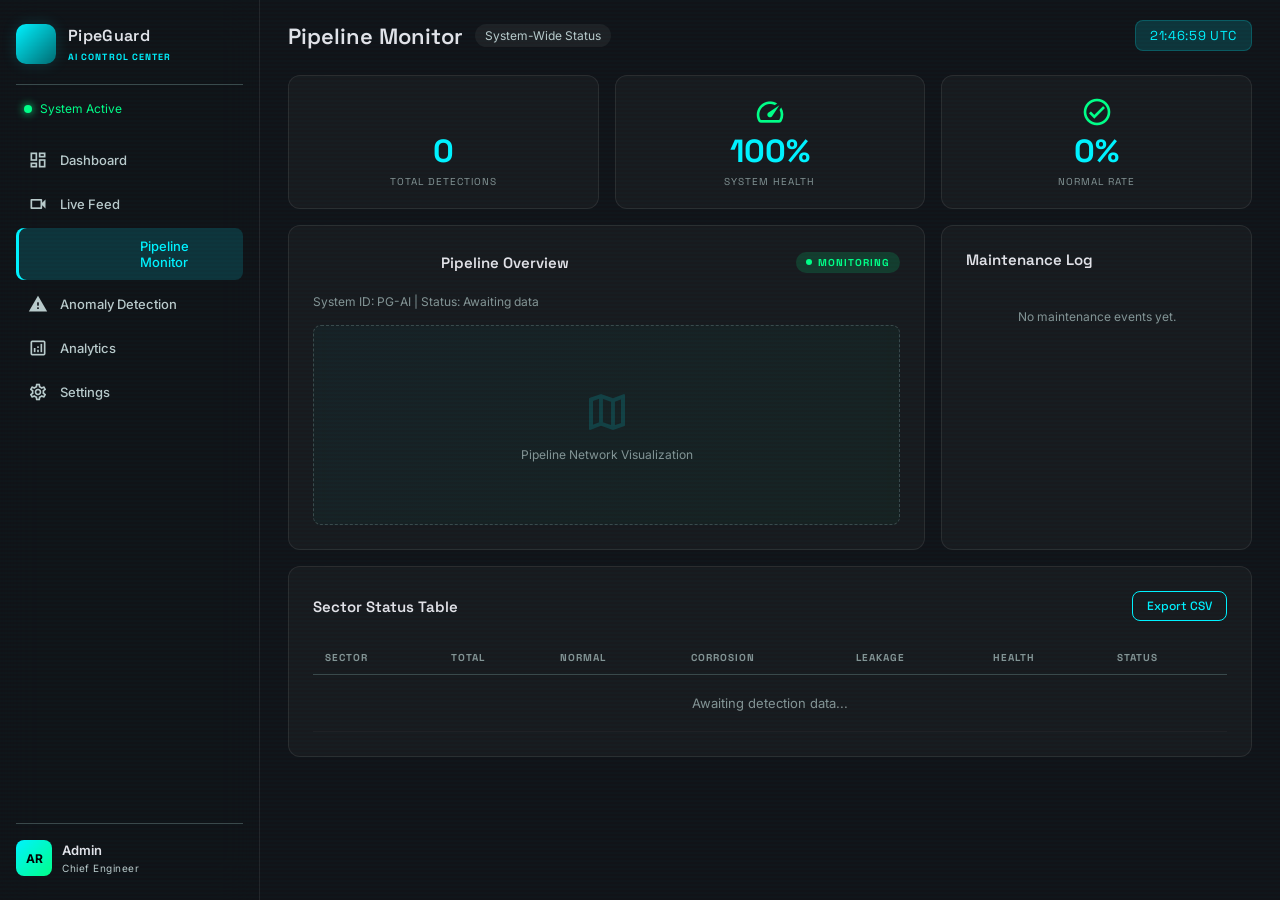
<file: frontend/pipeline-monitor.html>
<!DOCTYPE html>
<html lang="en">
<head>
    <meta charset="UTF-8"><meta name="viewport" content="width=device-width, initial-scale=1.0">
    <title>Pipeline Monitor | PipeGuard AI</title>
    <link rel="preconnect" href="https://fonts.googleapis.com"><link rel="preconnect" href="https://fonts.gstatic.com" crossorigin>
    <link href="https://fonts.googleapis.com/css2?family=Space+Grotesk:wght@400;500;600;700&family=Inter:wght@300;400;500;600&display=swap" rel="stylesheet">
    <link href="https://fonts.googleapis.com/icon?family=Material+Icons+Outlined" rel="stylesheet">
    <link rel="stylesheet" href="styles.css">
</head>
<body>
    <div class="scanline-overlay"></div>
    <nav class="sidebar" id="sidebar">
        <div class="sidebar-brand"><div class="brand-icon"><span class="material-icons-outlined">shield</span></div><div class="brand-text"><h2>PipeGuard</h2><span class="brand-tag">AI CONTROL CENTER</span></div></div>
        <div class="sidebar-status"><span class="status-dot"></span><span>System Active</span></div>
        <ul class="nav-menu">
            <li class="nav-item"><a href="index.html"><span class="material-icons-outlined">dashboard</span><span>Dashboard</span></a></li>
            <li class="nav-item"><a href="live-feed.html"><span class="material-icons-outlined">videocam</span><span>Live Feed</span></a></li>
            <li class="nav-item active"><a href="pipeline-monitor.html"><span class="material-icons-outlined">route</span><span>Pipeline Monitor</span></a></li>
            <li class="nav-item"><a href="anomaly-detection.html"><span class="material-icons-outlined">warning</span><span>Anomaly Detection</span></a></li>
            <li class="nav-item"><a href="analytics.html"><span class="material-icons-outlined">analytics</span><span>Analytics</span></a></li>
            <li class="nav-item"><a href="settings.html"><span class="material-icons-outlined">settings</span><span>Settings</span></a></li>
        </ul>
        <div class="sidebar-footer"><div class="user-card"><div class="user-avatar">AR</div><div class="user-info"><span class="user-name">Admin</span><span class="user-role">Chief Engineer</span></div></div></div>
    </nav>
    <main class="main-content">
        <header class="top-bar">
            <div class="top-bar-left"><button class="menu-toggle" id="menuToggle"><span class="material-icons-outlined">menu</span></button><h1 class="page-title">Pipeline Monitor</h1><span class="page-subtitle">System-Wide Status</span></div>
            <div class="top-bar-right"><div class="live-clock" id="liveClock"></div></div>
        </header>
        <section class="pipeline-grid">
            <div class="glass-card pipeline-stat">
                <span class="material-icons-outlined" style="font-size:32px;color:var(--primary);">sensors</span>
                <span class="stat-value" id="pipeTotalUnits">0</span><span class="stat-label">TOTAL DETECTIONS</span>
            </div>
            <div class="glass-card pipeline-stat">
                <span class="material-icons-outlined" style="font-size:32px;color:var(--secondary);">speed</span>
                <span class="stat-value" id="pipeHealthPct">--</span><span class="stat-label">SYSTEM HEALTH</span>
            </div>
            <div class="glass-card pipeline-stat">
                <span class="material-icons-outlined" style="font-size:32px;color:var(--secondary);">check_circle</span>
                <span class="stat-value" id="pipeNormalPct">--</span><span class="stat-label">NORMAL RATE</span>
                <span style="font-size:11px;color:var(--secondary);margin-top:4px;" id="pipeNormalTrend"></span>
            </div>
            <div class="glass-card" style="grid-column:1/3;">
                <div class="card-header"><h3><span class="material-icons-outlined">route</span> Pipeline Overview</h3><span class="status-badge online" id="pipeOnlineBadge"><span class="pulse-dot"></span>MONITORING</span></div>
                <p style="font-size:12px;color:var(--outline);margin-bottom:16px;" id="pipelineDesc">System ID: PG-AI | Status: Awaiting data</p>
                <div style="height:200px;background:linear-gradient(135deg,rgba(0,242,255,0.03),rgba(0,255,136,0.03));border-radius:8px;display:grid;place-items:center;border:1px dashed var(--outline-dim);position:relative;overflow:hidden;" id="pipelineVizContainer">
                    <div style="text-align:center;" id="pipelineViz">
                        <span class="material-icons-outlined" style="font-size:48px;color:var(--primary-dim);">map</span>
                        <p style="color:var(--outline);font-size:12px;margin-top:8px;">Pipeline Network Visualization</p>
                    </div>
                </div>
            </div>
            <div class="glass-card">
                <div class="card-header"><h3>Maintenance Log</h3></div>
                <div class="maintenance-list" id="maintenanceList">
                    <div style="text-align:center;padding:20px;color:var(--outline);font-size:12px;">No maintenance events yet.</div>
                </div>
            </div>
            <div class="glass-card full-width">
                <div class="card-header"><h3>Sector Status Table</h3><button class="btn-ghost" style="padding:6px 14px;font-size:12px;" id="exportCsvBtn">Export CSV</button></div>
                <table class="pipeline-status-table">
                    <thead><tr><th>SECTOR</th><th>TOTAL</th><th>NORMAL</th><th>CORROSION</th><th>LEAKAGE</th><th>HEALTH</th><th>STATUS</th></tr></thead>
                    <tbody id="sectorTableBody">
                        <tr><td colspan="7" style="text-align:center;color:var(--outline);padding:20px;">Awaiting detection data...</td></tr>
                    </tbody>
                </table>
            </div>
        </section>
    </main>
    <script src="pipeguard-state.js"></script>
    <script src="app.js"></script>
    <script>
        document.getElementById('exportCsvBtn').addEventListener('click', () => PipeGuard.exportCSV());

        // Simulated sectors — events distributed round-robin
        const SECTORS = [
            { id: 'PG-2847', name: '7G-South' },
            { id: 'PG-1203', name: '4A-North' },
            { id: 'PG-0891', name: '9B-East' },
            { id: 'PG-3302', name: '2C-West' },
            { id: 'PG-0445', name: '11D-Central' }
        ];

        function updatePipelinePage() {
            const stats = PipeGuard.getStats();
            const events = PipeGuard.getEvents();

            // Top metrics
            document.getElementById('pipeTotalUnits').textContent = stats.total.toLocaleString();
            document.getElementById('pipeHealthPct').textContent = stats.healthPct + '%';
            document.getElementById('pipeNormalPct').textContent = stats.normalPct + '%';
            document.getElementById('pipeNormalTrend').textContent = stats.total > 0 ? `${stats.normal} of ${stats.total} scans` : '';

            // Pipeline description
            const desc = document.getElementById('pipelineDesc');
            if (stats.total > 0) {
                desc.textContent = `Total Scans: ${stats.total} | Active Alerts: ${stats.activeAlerts} | Last scan: ${stats.recentEvents.length > 0 ? PipeGuard.timeAgo(stats.recentEvents[0].timestamp) : 'N/A'}`;
            }

            // Pipeline visualization — show colored indicators
            const vizContainer = document.getElementById('pipelineViz');
            if (stats.total > 0) {
                const lastLabel = stats.recentEvents[0]?.label || 'NORMAL';
                const color = lastLabel === 'NORMAL' ? 'var(--secondary)' : lastLabel === 'CORROSION' ? 'var(--warning)' : 'var(--error)';
                vizContainer.innerHTML = `
                    <div style="display:flex;gap:24px;align-items:center;justify-content:center;width:100%;">
                        ${SECTORS.map((s, i) => {
                            const sectorEvents = events.filter((_, ei) => ei % SECTORS.length === i);
                            const hasAnomaly = sectorEvents.some(e => e.label !== 'NORMAL' && Date.now() - new Date(e.timestamp).getTime() < 300000);
                            const sColor = hasAnomaly ? 'var(--error)' : 'var(--secondary)';
                            const pulse = hasAnomaly ? 'animation:pulse-dot 1.5s infinite;' : '';
                            return `<div style="text-align:center;">
                                <div style="width:32px;height:32px;border-radius:50%;background:${sColor};margin:0 auto 6px;box-shadow:0 0 12px ${sColor};${pulse}"></div>
                                <span style="font-size:9px;color:var(--outline);letter-spacing:0.05em;">${s.name}</span>
                            </div>`;
                        }).join('<div style="width:40px;height:2px;background:var(--outline-dim);"></div>')}
                    </div>`;
            }

            // Maintenance log — last 5 corrosion/leakage events
            const maintList = document.getElementById('maintenanceList');
            const maintEvents = PipeGuard.getAlerts(5);
            if (maintEvents.length === 0) {
                maintList.innerHTML = '<div style="text-align:center;padding:20px;color:var(--outline);font-size:12px;">No maintenance events yet.</div>';
            } else {
                maintList.innerHTML = maintEvents.map(e => {
                    const t = new Date(e.timestamp);
                    const dateStr = t.toLocaleDateString('en-US', { day: '2-digit', month: 'short', year: 'numeric' });
                    const pillClass = e.label === 'LEAKAGE' ? 'offline' : 'maintenance';
                    const pillText = e.label === 'LEAKAGE' ? 'CRITICAL' : 'WARNING';
                    return `<div class="maintenance-item">
                        <div><strong>${e.label} Detection</strong><span class="maintenance-date" style="display:block;">${dateStr} • ${(e.confidence * 100).toFixed(1)}% conf</span></div>
                        <span class="status-pill ${pillClass}">${pillText}</span>
                    </div>`;
                }).join('');
            }

            // Sector status table
            const tbody = document.getElementById('sectorTableBody');
            if (events.length === 0) {
                tbody.innerHTML = '<tr><td colspan="7" style="text-align:center;color:var(--outline);padding:20px;">Awaiting detection data...</td></tr>';
            } else {
                tbody.innerHTML = SECTORS.map((s, idx) => {
                    const sectorEvents = events.filter((_, i) => i % SECTORS.length === idx);
                    const total = sectorEvents.length;
                    const normalCount = sectorEvents.filter(e => e.label === 'NORMAL').length;
                    const corrosionCount = sectorEvents.filter(e => e.label === 'CORROSION').length;
                    const leakageCount = sectorEvents.filter(e => e.label === 'LEAKAGE').length;
                    const health = total > 0 ? ((normalCount / total) * 100).toFixed(1) : '100.0';
                    const h = parseFloat(health);

                    let statusClass, statusText;
                    if (leakageCount > 0 && sectorEvents.slice(-3).some(e => e.label === 'LEAKAGE')) {
                        statusClass = 'offline'; statusText = 'ALERT';
                    } else if (corrosionCount > 0 && sectorEvents.slice(-5).some(e => e.label === 'CORROSION')) {
                        statusClass = 'maintenance'; statusText = 'WARNING';
                    } else {
                        statusClass = 'active'; statusText = 'ACTIVE';
                    }

                    return `<tr>
                        <td>${s.id}</td><td>${s.name}</td>
                        <td>${normalCount}</td><td>${corrosionCount}</td><td>${leakageCount}</td>
                        <td>${health}%</td>
                        <td><span class="status-pill ${statusClass}">${statusText}</span></td>
                    </tr>`;
                }).join('');
            }
        }

        // Init
        updatePipelinePage();
        setInterval(updatePipelinePage, 3000);
    </script>
</body>
</html>
</file>
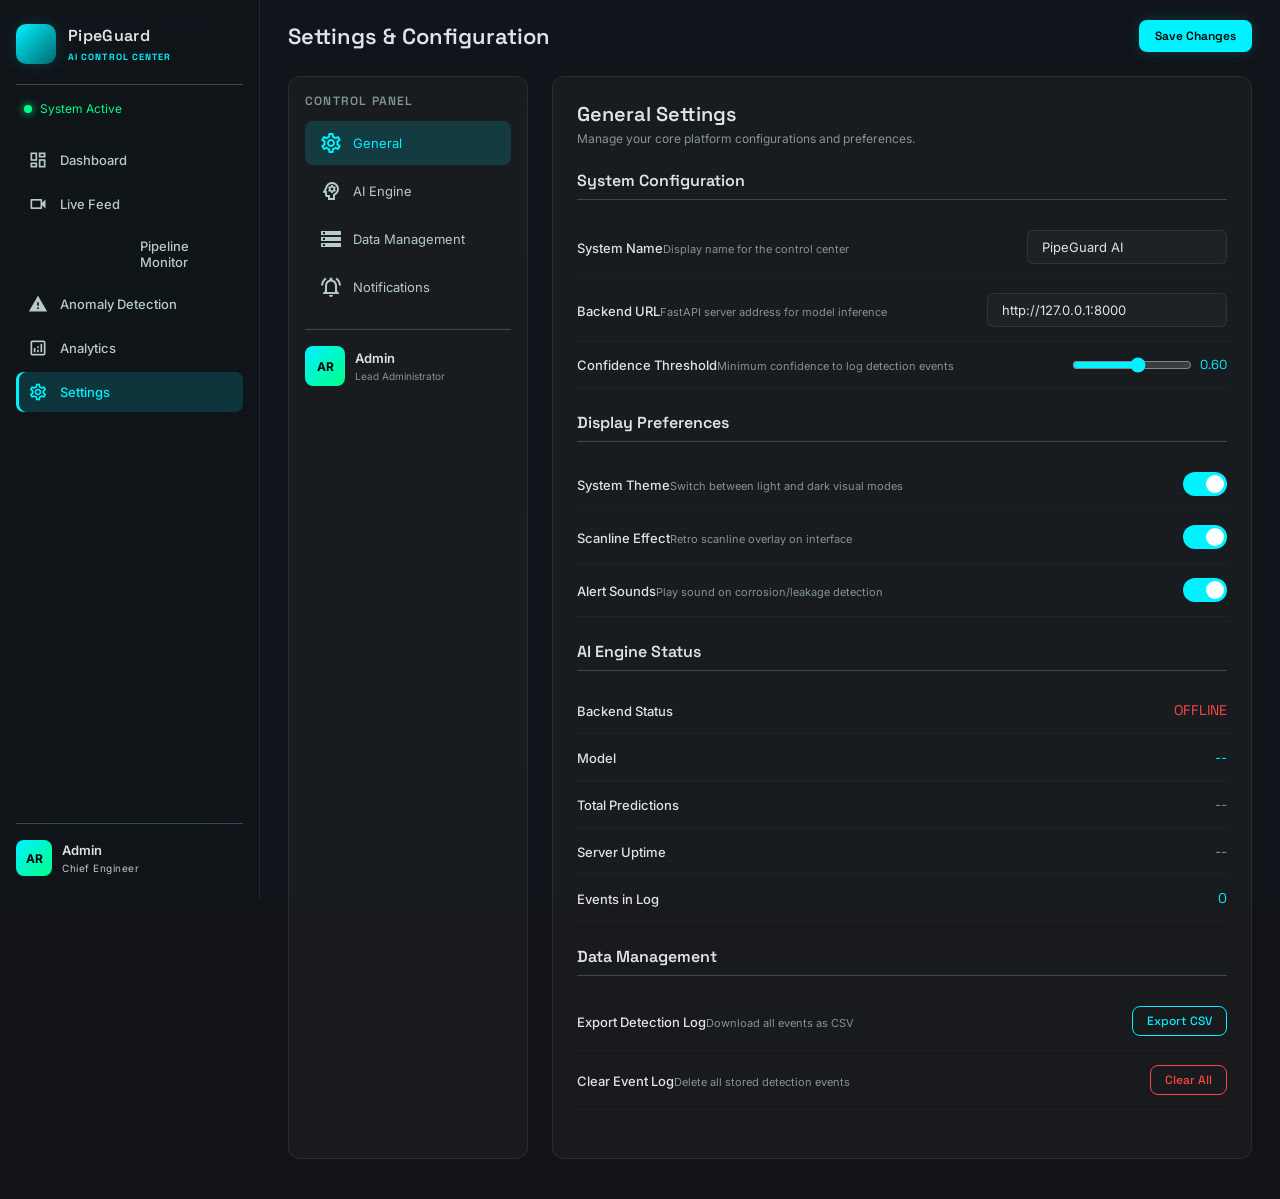
<file: frontend/settings.html>
<!DOCTYPE html>
<html lang="en">
<head>
    <meta charset="UTF-8"><meta name="viewport" content="width=device-width, initial-scale=1.0">
    <title>Settings | PipeGuard AI</title>
    <link rel="preconnect" href="https://fonts.googleapis.com"><link rel="preconnect" href="https://fonts.gstatic.com" crossorigin>
    <link href="https://fonts.googleapis.com/css2?family=Space+Grotesk:wght@400;500;600;700&family=Inter:wght@300;400;500;600&display=swap" rel="stylesheet">
    <link href="https://fonts.googleapis.com/icon?family=Material+Icons+Outlined" rel="stylesheet">
    <link rel="stylesheet" href="styles.css">
</head>
<body>
    <div class="scanline-overlay"></div>
    <nav class="sidebar" id="sidebar">
        <div class="sidebar-brand"><div class="brand-icon"><span class="material-icons-outlined">shield</span></div><div class="brand-text"><h2>PipeGuard</h2><span class="brand-tag">AI CONTROL CENTER</span></div></div>
        <div class="sidebar-status"><span class="status-dot"></span><span>System Active</span></div>
        <ul class="nav-menu">
            <li class="nav-item"><a href="index.html"><span class="material-icons-outlined">dashboard</span><span>Dashboard</span></a></li>
            <li class="nav-item"><a href="live-feed.html"><span class="material-icons-outlined">videocam</span><span>Live Feed</span></a></li>
            <li class="nav-item"><a href="pipeline-monitor.html"><span class="material-icons-outlined">route</span><span>Pipeline Monitor</span></a></li>
            <li class="nav-item"><a href="anomaly-detection.html"><span class="material-icons-outlined">warning</span><span>Anomaly Detection</span></a></li>
            <li class="nav-item"><a href="analytics.html"><span class="material-icons-outlined">analytics</span><span>Analytics</span></a></li>
            <li class="nav-item active"><a href="settings.html"><span class="material-icons-outlined">settings</span><span>Settings</span></a></li>
        </ul>
        <div class="sidebar-footer"><div class="user-card"><div class="user-avatar">AR</div><div class="user-info"><span class="user-name">Admin</span><span class="user-role">Chief Engineer</span></div></div></div>
    </nav>
    <main class="main-content">
        <header class="top-bar">
            <div class="top-bar-left"><button class="menu-toggle" id="menuToggle"><span class="material-icons-outlined">menu</span></button><h1 class="page-title">Settings & Configuration</h1></div>
            <div class="top-bar-right"><button class="btn-primary" style="padding:8px 16px;font-size:12px;" id="saveSettings">Save Changes</button></div>
        </header>
        <section class="settings-layout">
            <div class="glass-card" style="padding:16px;">
                <h4 style="font-size:12px;color:var(--outline);margin-bottom:12px;letter-spacing:0.1em;">CONTROL PANEL</h4>
                <div class="settings-nav">
                    <div class="settings-nav-item active" onclick="showSection('general')"><span class="material-icons-outlined">settings</span>General</div>
                    <div class="settings-nav-item" onclick="showSection('ai')"><span class="material-icons-outlined">psychology</span>AI Engine</div>
                    <div class="settings-nav-item" onclick="showSection('data')"><span class="material-icons-outlined">storage</span>Data Management</div>
                    <div class="settings-nav-item" onclick="showSection('notif')"><span class="material-icons-outlined">notifications_active</span>Notifications</div>
                </div>
                <div style="margin-top:20px;padding-top:16px;border-top:1px solid var(--outline-dim);">
                    <div style="display:flex;align-items:center;gap:10px;">
                        <div class="user-avatar" style="width:40px;height:40px;">AR</div>
                        <div><span style="font-size:13px;font-weight:600;display:block;">Admin</span><span style="font-size:10px;color:var(--outline);">Lead Administrator</span></div>
                    </div>
                </div>
            </div>
            <div>
                <div class="glass-card" id="section-general">
                    <h2 style="font-size:20px;margin-bottom:4px;">General Settings</h2>
                    <p style="font-size:12px;color:var(--outline);margin-bottom:24px;">Manage your core platform configurations and preferences.</p>
                    <div class="setting-group">
                        <h3>System Configuration</h3>
                        <div class="setting-row"><div><span class="setting-label">System Name</span><span class="setting-desc">Display name for the control center</span></div><input type="text" class="text-input" value="PipeGuard AI" style="width:200px;"></div>
                        <div class="setting-row"><div><span class="setting-label">Backend URL</span><span class="setting-desc">FastAPI server address for model inference</span></div><input type="text" class="text-input" id="backendUrlInput" style="width:240px;"></div>
                        <div class="setting-row"><div><span class="setting-label">Confidence Threshold</span><span class="setting-desc">Minimum confidence to log detection events</span></div>
                            <div style="display:flex;align-items:center;gap:8px;"><input type="range" min="10" max="100" id="settingsThreshold" style="accent-color:var(--primary);width:120px;"><span style="font-family:var(--font-head);color:var(--primary);font-size:13px;" id="thresholdDisplay">0.60</span></div>
                        </div>
                    </div>
                    <div class="setting-group">
                        <h3>Display Preferences</h3>
                        <div class="setting-row"><div><span class="setting-label">System Theme</span><span class="setting-desc">Switch between light and dark visual modes</span></div><div class="toggle-switch on"></div></div>
                        <div class="setting-row"><div><span class="setting-label">Scanline Effect</span><span class="setting-desc">Retro scanline overlay on interface</span></div><div class="toggle-switch on"></div></div>
                        <div class="setting-row"><div><span class="setting-label">Alert Sounds</span><span class="setting-desc">Play sound on corrosion/leakage detection</span></div><div class="toggle-switch on" id="soundToggle"></div></div>
                    </div>
                    <div class="setting-group">
                        <h3>AI Engine Status</h3>
                        <div class="setting-row"><div><span class="setting-label">Backend Status</span></div><span style="font-family:var(--font-head);" id="backendStatus">CHECKING...</span></div>
                        <div class="setting-row"><div><span class="setting-label">Model</span></div><span style="font-family:var(--font-head);color:var(--primary);" id="modelName">--</span></div>
                        <div class="setting-row"><div><span class="setting-label">Total Predictions</span></div><span style="font-family:var(--font-head);color:var(--outline);" id="totalPredictions">--</span></div>
                        <div class="setting-row"><div><span class="setting-label">Server Uptime</span></div><span style="font-family:var(--font-head);color:var(--outline);" id="serverUptime">--</span></div>
                        <div class="setting-row"><div><span class="setting-label">Events in Log</span></div><span style="font-family:var(--font-head);color:var(--primary);" id="logCount">0</span></div>
                    </div>
                    <div class="setting-group">
                        <h3>Data Management</h3>
                        <div class="setting-row">
                            <div><span class="setting-label">Export Detection Log</span><span class="setting-desc">Download all events as CSV</span></div>
                            <button class="btn-ghost" style="padding:6px 14px;font-size:12px;" id="exportCsvBtn">Export CSV</button>
                        </div>
                        <div class="setting-row">
                            <div><span class="setting-label">Clear Event Log</span><span class="setting-desc">Delete all stored detection events</span></div>
                            <button class="btn-ghost" style="padding:6px 14px;font-size:12px;border-color:var(--error);color:var(--error);" id="clearLogBtn">Clear All</button>
                        </div>
                    </div>
                </div>
            </div>
        </section>
    </main>
    <script src="pipeguard-state.js"></script>
    <script src="app.js"></script>
    <script>
        // ── Load settings ──────────────────────────────────────────
        const settings = PipeGuard.getSettings();
        const backendInput = document.getElementById('backendUrlInput');
        const thresholdSlider = document.getElementById('settingsThreshold');
        const thresholdDisplay = document.getElementById('thresholdDisplay');
        const soundToggle = document.getElementById('soundToggle');

        backendInput.value = settings.backendUrl || 'http://127.0.0.1:8000';
        thresholdSlider.value = Math.round((settings.confidenceThreshold || 0.6) * 100);
        thresholdDisplay.textContent = (thresholdSlider.value / 100).toFixed(2);
        if (settings.soundEnabled === false) soundToggle.classList.remove('on');

        thresholdSlider.addEventListener('input', () => {
            thresholdDisplay.textContent = (thresholdSlider.value / 100).toFixed(2);
        });

        // ── Save settings ──────────────────────────────────────────
        document.getElementById('saveSettings').addEventListener('click', () => {
            const newSettings = {
                backendUrl: backendInput.value.trim(),
                confidenceThreshold: thresholdSlider.value / 100,
                soundEnabled: soundToggle.classList.contains('on')
            };
            PipeGuard.saveSettings(newSettings);
            const btn = document.getElementById('saveSettings');
            btn.textContent = '✓ Saved!';
            btn.style.background = 'var(--secondary)';
            setTimeout(() => { btn.textContent = 'Save Changes'; btn.style.background = ''; }, 2000);
        });

        // ── Export / Clear ──────────────────────────────────────────
        document.getElementById('exportCsvBtn').addEventListener('click', () => PipeGuard.exportCSV());
        document.getElementById('clearLogBtn').addEventListener('click', () => {
            if (confirm('Clear all detection events? This cannot be undone.')) {
                PipeGuard.clearEvents();
                updateSettingsInfo();
                alert('Event log cleared.');
            }
        });

        // ── Backend health check ───────────────────────────────────
        async function updateSettingsInfo() {
            // Log count
            document.getElementById('logCount').textContent = PipeGuard.getEvents().length;

            // Backend status
            const health = await PipeGuard.checkBackend();
            const statusEl = document.getElementById('backendStatus');
            if (health) {
                statusEl.textContent = 'ONLINE';
                statusEl.style.color = 'var(--secondary)';
                document.getElementById('modelName').textContent = health.model;
                document.getElementById('totalPredictions').textContent = health.total_predictions;
                const mins = Math.floor(health.uptime_seconds / 60);
                document.getElementById('serverUptime').textContent = mins > 60 ? Math.floor(mins / 60) + 'h ' + (mins % 60) + 'm' : mins + ' min';
            } else {
                statusEl.textContent = 'OFFLINE';
                statusEl.style.color = 'var(--error)';
                document.getElementById('modelName').textContent = '--';
                document.getElementById('totalPredictions').textContent = '--';
                document.getElementById('serverUptime').textContent = '--';
            }
        }

        // Section navigation
        function showSection(id) {
            document.querySelectorAll('.settings-nav-item').forEach(el => el.classList.remove('active'));
            event.currentTarget.classList.add('active');
        }

        // Init
        updateSettingsInfo();
        setInterval(updateSettingsInfo, 10000);
    </script>
</body>
</html>
</file>
<file: frontend/styles.css>
/* === DESIGN TOKENS === */
:root {
  --bg: #111318; --surface: #1e2024; --surface-hi: #282a2e; --surface-lo: #1a1c20;
  --surface-bright: #37393e; --on-surface: #e2e2e8; --on-surface-dim: #b9cacb;
  --outline: #849495; --outline-dim: #3a494b;
  --primary: #00f2ff; --on-primary: #00363a; --primary-dim: rgba(0,242,255,0.15);
  --secondary: #00ff88; --secondary-dim: rgba(0,255,136,0.15);
  --tertiary: #ff8c00; --tertiary-dim: rgba(255,140,0,0.15);
  --error: #ff4444; --error-dim: rgba(255,68,68,0.15);
  --warning: #ffb74d;
  --font-head: 'Space Grotesk', sans-serif; --font-body: 'Inter', sans-serif;
  --glass-bg: rgba(30,32,36,0.6); --glass-border: rgba(255,255,255,0.08);
  --sidebar-w: 260px; --radius: 12px; --transition: 0.25s ease;
}

/* === RESET === */
*, *::before, *::after { margin:0; padding:0; box-sizing:border-box; }
html { font-size:14px; scroll-behavior:smooth; }
body { font-family:var(--font-body); background:var(--bg); color:var(--on-surface); min-height:100vh; overflow-x:hidden; }
a { text-decoration:none; color:inherit; }
button { cursor:pointer; border:none; background:none; font-family:inherit; color:inherit; }
ul { list-style:none; }
h1,h2,h3,h4 { font-family:var(--font-head); font-weight:600; }

/* === SCANLINE === */
.scanline-overlay { position:fixed; top:0; left:0; width:100%; height:100%; pointer-events:none; z-index:9999;
  background:repeating-linear-gradient(0deg, transparent, transparent 2px, rgba(0,242,255,0.015) 2px, rgba(0,242,255,0.015) 4px); }

/* === SIDEBAR === */
.sidebar { position:fixed; left:0; top:0; width:var(--sidebar-w); height:100vh; background:rgba(17,19,24,0.95);
  border-right:1px solid var(--glass-border); backdrop-filter:blur(20px); display:flex; flex-direction:column;
  padding:24px 16px; z-index:100; transition:transform var(--transition); }
.sidebar-brand { display:flex; align-items:center; gap:12px; padding-bottom:20px; border-bottom:1px solid var(--outline-dim); }
.brand-icon { width:40px; height:40px; border-radius:10px; background:linear-gradient(135deg,var(--primary),#006a71);
  display:grid; place-items:center; color:#fff; font-size:20px; box-shadow:0 0 15px var(--primary-dim); }
.brand-text h2 { font-size:16px; letter-spacing:0.02em; }
.brand-tag { font-size:9px; letter-spacing:0.12em; color:var(--primary); font-weight:700; font-family:var(--font-head); }
.sidebar-status { display:flex; align-items:center; gap:8px; padding:16px 8px; font-size:12px; color:var(--secondary); }
.status-dot { width:8px; height:8px; border-radius:50%; background:var(--secondary); box-shadow:0 0 8px var(--secondary);
  animation:pulse-dot 2s infinite; }
@keyframes pulse-dot { 0%,100%{ opacity:1; } 50%{ opacity:0.4; } }

.nav-menu { flex:1; display:flex; flex-direction:column; gap:4px; margin-top:8px; }
.nav-item a { display:flex; align-items:center; gap:12px; padding:10px 12px; border-radius:8px; font-size:13px;
  font-weight:500; transition:all var(--transition); color:var(--on-surface-dim); }
.nav-item a:hover { background:var(--primary-dim); color:var(--primary); }
.nav-item.active a { background:var(--primary-dim); color:var(--primary); box-shadow:inset 3px 0 0 var(--primary); }
.nav-item a .material-icons-outlined { font-size:20px; }

.sidebar-footer { border-top:1px solid var(--outline-dim); padding-top:16px; }
.user-card { display:flex; align-items:center; gap:10px; }
.user-avatar { width:36px; height:36px; border-radius:8px; background:linear-gradient(135deg,var(--primary),var(--secondary));
  display:grid; place-items:center; font-size:12px; font-weight:700; color:#000; }
.user-name { font-size:13px; font-weight:600; display:block; }
.user-role { font-size:10px; color:var(--on-surface-dim); letter-spacing:0.05em; }

/* === MAIN === */
.main-content { margin-left:var(--sidebar-w); padding:20px 28px 40px; min-height:100vh; }

/* === TOP BAR === */
.top-bar { display:flex; justify-content:space-between; align-items:center; margin-bottom:24px; flex-wrap:wrap; gap:12px; }
.top-bar-left { display:flex; align-items:center; gap:12px; }
.menu-toggle { display:none; padding:6px; border-radius:6px; }
.menu-toggle:hover { background:var(--surface); }
.page-title { font-size:22px; }
.page-subtitle { font-size:12px; color:var(--on-surface-dim); padding:4px 10px; background:var(--surface); border-radius:20px; }
.top-bar-right { display:flex; align-items:center; gap:12px; }
.search-box { display:flex; align-items:center; gap:8px; background:var(--surface); border:1px solid var(--glass-border);
  padding:6px 14px; border-radius:8px; transition:border var(--transition); }
.search-box:focus-within { border-color:var(--primary); box-shadow:0 0 10px var(--primary-dim); }
.search-box input { background:transparent; border:none; outline:none; color:var(--on-surface); font-size:13px; width:160px; }
.search-box .material-icons-outlined { font-size:18px; color:var(--outline); }
.icon-btn { position:relative; padding:8px; border-radius:8px; transition:background var(--transition); }
.icon-btn:hover { background:var(--surface); }
.notif-badge { position:absolute; top:2px; right:2px; width:16px; height:16px; border-radius:50%; background:var(--error);
  font-size:9px; display:grid; place-items:center; font-weight:700; }
.live-clock { font-family:var(--font-head); font-size:13px; color:var(--primary); padding:6px 14px;
  background:var(--primary-dim); border:1px solid rgba(0,242,255,0.2); border-radius:8px; letter-spacing:0.05em; }

/* === METRICS === */
.metrics-grid { display:grid; grid-template-columns:repeat(4,1fr); gap:16px; margin-bottom:24px; }
.metric-card { background:var(--glass-bg); border:1px solid var(--glass-border); border-radius:var(--radius);
  padding:20px; display:flex; align-items:center; gap:16px; backdrop-filter:blur(20px); transition:all var(--transition); }
.metric-card:hover { border-color:rgba(0,242,255,0.2); transform:translateY(-2px); box-shadow:0 8px 24px rgba(0,0,0,0.3); }
.metric-icon { width:48px; height:48px; border-radius:12px; display:grid; place-items:center; font-size:24px; }
.metric-icon.cyan-glow { background:var(--primary-dim); color:var(--primary); box-shadow:0 0 15px var(--primary-dim); }
.metric-icon.green-glow { background:var(--secondary-dim); color:var(--secondary); box-shadow:0 0 15px var(--secondary-dim); }
.metric-icon.orange-glow { background:var(--tertiary-dim); color:var(--tertiary); box-shadow:0 0 15px var(--tertiary-dim); }
.metric-label { font-size:10px; letter-spacing:0.1em; color:var(--outline); font-family:var(--font-head); font-weight:700; display:block; }
.metric-value { font-size:24px; font-weight:700; font-family:var(--font-head); display:block; margin:4px 0; }
.metric-trend { font-size:11px; display:flex; align-items:center; gap:4px; }
.metric-trend .material-icons-outlined { font-size:14px; }
.metric-trend.positive { color:var(--secondary); }
.metric-trend.negative { color:var(--warning); }

/* === GLASS CARD === */
.glass-card { background:var(--glass-bg); border:1px solid var(--glass-border); border-radius:var(--radius);
  padding:24px; backdrop-filter:blur(20px); transition:border var(--transition); }
.glass-card:hover { border-color:rgba(0,242,255,0.15); }
.card-header { display:flex; justify-content:space-between; align-items:center; margin-bottom:20px; }
.card-header h3 { font-size:15px; display:flex; align-items:center; gap:8px; }
.card-subtitle { font-size:11px; color:var(--outline); }

/* === DASHBOARD GRID === */
.dashboard-grid { display:grid; grid-template-columns:1.5fr 1fr; gap:16px; }
.chart-card { grid-column:1; }
.chart-container { height:220px; position:relative; }
canvas { width:100%!important; height:100%!important; }

/* === STATUS CARD === */
.status-badge { display:flex; align-items:center; gap:6px; font-size:10px; font-weight:700; letter-spacing:0.1em;
  font-family:var(--font-head); padding:4px 10px; border-radius:20px; }
.status-badge.online { background:var(--secondary-dim); color:var(--secondary); }
.pulse-dot { width:6px; height:6px; border-radius:50%; background:currentColor; animation:pulse-dot 1.5s infinite; }
.status-content { display:flex; gap:24px; align-items:center; }
.status-ring-container { position:relative; width:120px; height:120px; flex-shrink:0; }
.status-ring { width:100%; height:100%; transform:rotate(-90deg); }
.ring-bg { fill:none; stroke:var(--surface-bright); stroke-width:8; }
.ring-fill { fill:none; stroke:var(--secondary); stroke-width:8; stroke-linecap:round;
  stroke-dasharray:326.7; stroke-dashoffset:0.66; filter:drop-shadow(0 0 6px var(--secondary)); }
.ring-label { position:absolute; top:50%; left:50%; transform:translate(-50%,-50%); text-align:center; }
.ring-value { font-size:20px; font-weight:700; font-family:var(--font-head); display:block; }
.ring-text { font-size:10px; color:var(--outline); text-transform:uppercase; letter-spacing:0.1em; }
.condition-breakdown { flex:1; }
.condition-breakdown h4 { font-size:12px; color:var(--outline); margin-bottom:12px; letter-spacing:0.05em; }
.condition-item { display:flex; align-items:center; gap:8px; padding:6px 0; font-size:13px; }
.condition-dot { width:8px; height:8px; border-radius:50%; }
.condition-dot.normal { background:var(--secondary); }
.condition-dot.corrosion { background:var(--tertiary); }
.condition-dot.leakage { background:var(--error); }
.condition-value { margin-left:auto; font-family:var(--font-head); font-weight:600; }

/* === ALERTS === */
.alerts-card { grid-column:1/-1; }
.alerts-list { display:flex; flex-direction:column; gap:10px; }
.alert-item { display:flex; align-items:flex-start; gap:12px; padding:14px; border-radius:8px; background:rgba(255,255,255,0.02);
  border:1px solid transparent; transition:all var(--transition); }
.alert-item:hover { border-color:var(--glass-border); background:rgba(255,255,255,0.04); }
.alert-item.critical .alert-icon { color:var(--error); }
.alert-item.warning .alert-icon { color:var(--warning); }
.alert-content h4 { font-size:13px; margin-bottom:4px; }
.alert-content p { font-size:12px; color:var(--on-surface-dim); }
.alert-time { font-size:10px; color:var(--outline); margin-top:4px; display:block; }
.alert-severity { font-size:9px; letter-spacing:0.1em; font-weight:700; font-family:var(--font-head); padding:3px 8px;
  border-radius:4px; white-space:nowrap; margin-left:auto; }
.alert-severity.critical { background:var(--error-dim); color:var(--error); }
.alert-severity.warning { background:var(--tertiary-dim); color:var(--warning); }

/* === ACTIVITY === */
.activity-timeline { display:flex; flex-direction:column; gap:16px; }
.timeline-item { display:flex; gap:12px; position:relative; padding-left:4px; }
.timeline-dot { width:10px; height:10px; border-radius:50%; margin-top:4px; flex-shrink:0; }
.timeline-dot.success { background:var(--secondary); box-shadow:0 0 8px var(--secondary-dim); }
.timeline-dot.info { background:var(--primary); box-shadow:0 0 8px var(--primary-dim); }
.timeline-dot.warning { background:var(--warning); box-shadow:0 0 8px var(--tertiary-dim); }
.timeline-content h4 { font-size:13px; margin-bottom:2px; }
.timeline-content p { font-size:12px; color:var(--on-surface-dim); }
.timeline-time { font-size:10px; color:var(--outline); }

/* === INSIGHT === */
.insight-card { grid-column:1/-1; background:linear-gradient(135deg, rgba(0,242,255,0.06), var(--glass-bg));
  border-color:rgba(0,242,255,0.15); }
.insight-content { display:flex; justify-content:space-between; align-items:center; gap:20px; flex-wrap:wrap; }
.insight-message p { font-size:13px; line-height:1.6; margin-bottom:6px; }
.highlight-red { color:var(--error); font-weight:700; }
.insight-actions { display:flex; gap:10px; }

/* === BUTTONS === */
.btn-primary { background:var(--primary); color:#000; font-weight:600; font-size:13px; padding:10px 20px;
  border-radius:8px; font-family:var(--font-head); transition:all var(--transition);
  box-shadow:0 0 15px var(--primary-dim); }
.btn-primary:hover { box-shadow:0 0 25px rgba(0,242,255,0.4); transform:translateY(-1px); }
.btn-ghost { border:1px solid var(--primary); color:var(--primary); font-size:13px; padding:10px 20px;
  border-radius:8px; font-family:var(--font-head); font-weight:500; transition:all var(--transition); }
.btn-ghost:hover { background:var(--primary-dim); }

/* === LIVE FEED PAGE === */
.feed-grid { display:grid; grid-template-columns:2fr 1fr; gap:16px; }
.video-container { position:relative; background:#000; border-radius:var(--radius); overflow:hidden; aspect-ratio:16/10; }
.video-container video, .video-container #cameraFeed { width:100%; height:100%; object-fit:cover; }
.video-overlay { position:absolute; top:0; left:0; right:0; padding:16px; display:flex; justify-content:space-between;
  background:linear-gradient(180deg, rgba(0,0,0,0.7), transparent); z-index:2; }
.video-overlay-bottom { position:absolute; bottom:0; left:0; right:0; padding:16px;
  background:linear-gradient(0deg, rgba(0,0,0,0.7), transparent); z-index:2; display:flex; justify-content:space-between; align-items:flex-end; }
.live-badge { background:var(--error); padding:4px 12px; border-radius:4px; font-size:10px; font-weight:700;
  letter-spacing:0.1em; animation:pulse-dot 1.5s infinite; }
.detection-panel { display:flex; flex-direction:column; gap:12px; }
.detection-result { padding:20px; text-align:center; border-radius:var(--radius); }
.detection-result.normal { background:var(--secondary-dim); border:1px solid rgba(0,255,136,0.2); }
.detection-result.corrosion { background:var(--tertiary-dim); border:1px solid rgba(255,140,0,0.2); }
.detection-result.leakage { background:var(--error-dim); border:1px solid rgba(255,68,68,0.2); }
.detection-label { font-size:10px; letter-spacing:0.1em; color:var(--outline); font-family:var(--font-head); display:block; }
.detection-status { font-size:28px; font-weight:700; font-family:var(--font-head); display:block; margin:8px 0; }
.detection-result.normal .detection-status { color:var(--secondary); }
.detection-result.corrosion .detection-status { color:var(--tertiary); }
.detection-result.leakage .detection-status { color:var(--error); }
.confidence-bar-container { margin-top:8px; }
.confidence-bar { height:6px; background:var(--surface-bright); border-radius:3px; overflow:hidden; }
.confidence-fill { height:100%; border-radius:3px; transition:width 0.5s ease; }
.confidence-fill.high { background:var(--secondary); }
.confidence-fill.medium { background:var(--warning); }
.confidence-fill.low { background:var(--error); }
.controls-row { display:flex; gap:10px; margin-top:8px; }
.controls-row button { flex:1; }

/* === PIPELINE MONITOR === */
.pipeline-grid { display:grid; grid-template-columns:1fr 1fr 1fr; gap:16px; }
.pipeline-grid .full-width { grid-column:1/-1; }
.pipeline-stat { text-align:center; padding:20px; }
.pipeline-stat .stat-value { font-size:32px; font-weight:700; font-family:var(--font-head); color:var(--primary); display:block; }
.pipeline-stat .stat-label { font-size:10px; letter-spacing:0.1em; color:var(--outline); font-family:var(--font-head); margin-top:4px; display:block; }
.maintenance-list { display:flex; flex-direction:column; gap:10px; }
.maintenance-item { display:flex; justify-content:space-between; align-items:center; padding:10px; background:rgba(255,255,255,0.02);
  border-radius:6px; font-size:12px; }
.maintenance-date { color:var(--outline); font-size:11px; }
.pipeline-status-table { width:100%; border-collapse:collapse; }
.pipeline-status-table th { text-align:left; font-size:10px; letter-spacing:0.1em; color:var(--outline);
  font-family:var(--font-head); padding:10px 12px; border-bottom:1px solid var(--outline-dim); }
.pipeline-status-table td { padding:10px 12px; font-size:13px; border-bottom:1px solid rgba(255,255,255,0.03); }
.pipeline-status-table tr:hover td { background:rgba(255,255,255,0.02); }
.status-pill { padding:3px 10px; border-radius:12px; font-size:10px; font-weight:600; letter-spacing:0.05em; }
.status-pill.active { background:var(--secondary-dim); color:var(--secondary); }
.status-pill.maintenance { background:var(--tertiary-dim); color:var(--warning); }
.status-pill.offline { background:var(--error-dim); color:var(--error); }

/* === ANOMALY DETECTION === */
.anomaly-metrics { display:grid; grid-template-columns:repeat(4,1fr); gap:16px; margin-bottom:16px; }
.anomaly-feed { display:flex; flex-direction:column; gap:10px; }
.anomaly-item { display:flex; gap:12px; padding:14px; border-radius:8px; border-left:3px solid; background:rgba(255,255,255,0.02); }
.anomaly-item.critical { border-color:var(--error); }
.anomaly-item.warning { border-color:var(--warning); }
.anomaly-item.info { border-color:var(--primary); }
.anomaly-item h4 { font-size:13px; margin-bottom:4px; }
.anomaly-item p { font-size:12px; color:var(--on-surface-dim); }
.anomaly-grid { display:grid; grid-template-columns:1fr 1fr; gap:16px; }

/* === ANALYTICS === */
.analytics-grid { display:grid; grid-template-columns:1fr 1fr; gap:16px; }
.analytics-grid .full-width { grid-column:1/-1; }
.report-item { display:flex; justify-content:space-between; align-items:center; padding:12px; background:rgba(255,255,255,0.02);
  border-radius:6px; font-size:13px; transition:background var(--transition); }
.report-item:hover { background:rgba(255,255,255,0.04); }
.report-meta { font-size:11px; color:var(--outline); }

/* === SETTINGS === */
.settings-layout { display:grid; grid-template-columns:240px 1fr; gap:24px; }
.settings-nav { display:flex; flex-direction:column; gap:4px; }
.settings-nav-item { display:flex; align-items:center; gap:10px; padding:10px 14px; border-radius:8px; font-size:13px;
  color:var(--on-surface-dim); transition:all var(--transition); cursor:pointer; }
.settings-nav-item:hover { background:rgba(255,255,255,0.04); color:var(--on-surface); }
.settings-nav-item.active { background:var(--primary-dim); color:var(--primary); }
.setting-group { margin-bottom:24px; }
.setting-group h3 { font-size:16px; margin-bottom:16px; padding-bottom:8px; border-bottom:1px solid var(--outline-dim); }
.setting-row { display:flex; justify-content:space-between; align-items:center; padding:14px 0; border-bottom:1px solid rgba(255,255,255,0.03); }
.setting-label { font-size:13px; font-weight:500; }
.setting-desc { font-size:11px; color:var(--outline); margin-top:2px; }
.toggle-switch { width:44px; height:24px; border-radius:12px; background:var(--surface-bright); position:relative;
  cursor:pointer; transition:background var(--transition); }
.toggle-switch.on { background:var(--primary); }
.toggle-switch::after { content:''; position:absolute; width:18px; height:18px; border-radius:50%; background:#fff;
  top:3px; left:3px; transition:transform var(--transition); }
.toggle-switch.on::after { transform:translateX(20px); }
.select-input, .text-input { background:var(--surface); border:1px solid var(--glass-border); color:var(--on-surface);
  padding:8px 14px; border-radius:6px; font-size:13px; font-family:var(--font-body); transition:border var(--transition); }
.select-input:focus, .text-input:focus { outline:none; border-color:var(--primary); box-shadow:0 0 10px var(--primary-dim); }

/* === RESPONSIVE === */
@media(max-width:1200px) { .metrics-grid { grid-template-columns:repeat(2,1fr); } .dashboard-grid, .feed-grid, .analytics-grid, .anomaly-grid { grid-template-columns:1fr; }
  .pipeline-grid { grid-template-columns:1fr 1fr; } .anomaly-metrics { grid-template-columns:repeat(2,1fr); } }
@media(max-width:768px) {
  .sidebar { transform:translateX(-100%); } .sidebar.open { transform:translateX(0); }
  .main-content { margin-left:0; } .menu-toggle { display:block; }
  .metrics-grid, .pipeline-grid, .anomaly-metrics { grid-template-columns:1fr; }
  .settings-layout { grid-template-columns:1fr; } .status-content { flex-direction:column; }
  .top-bar-right { display:none; }
}
</file>
